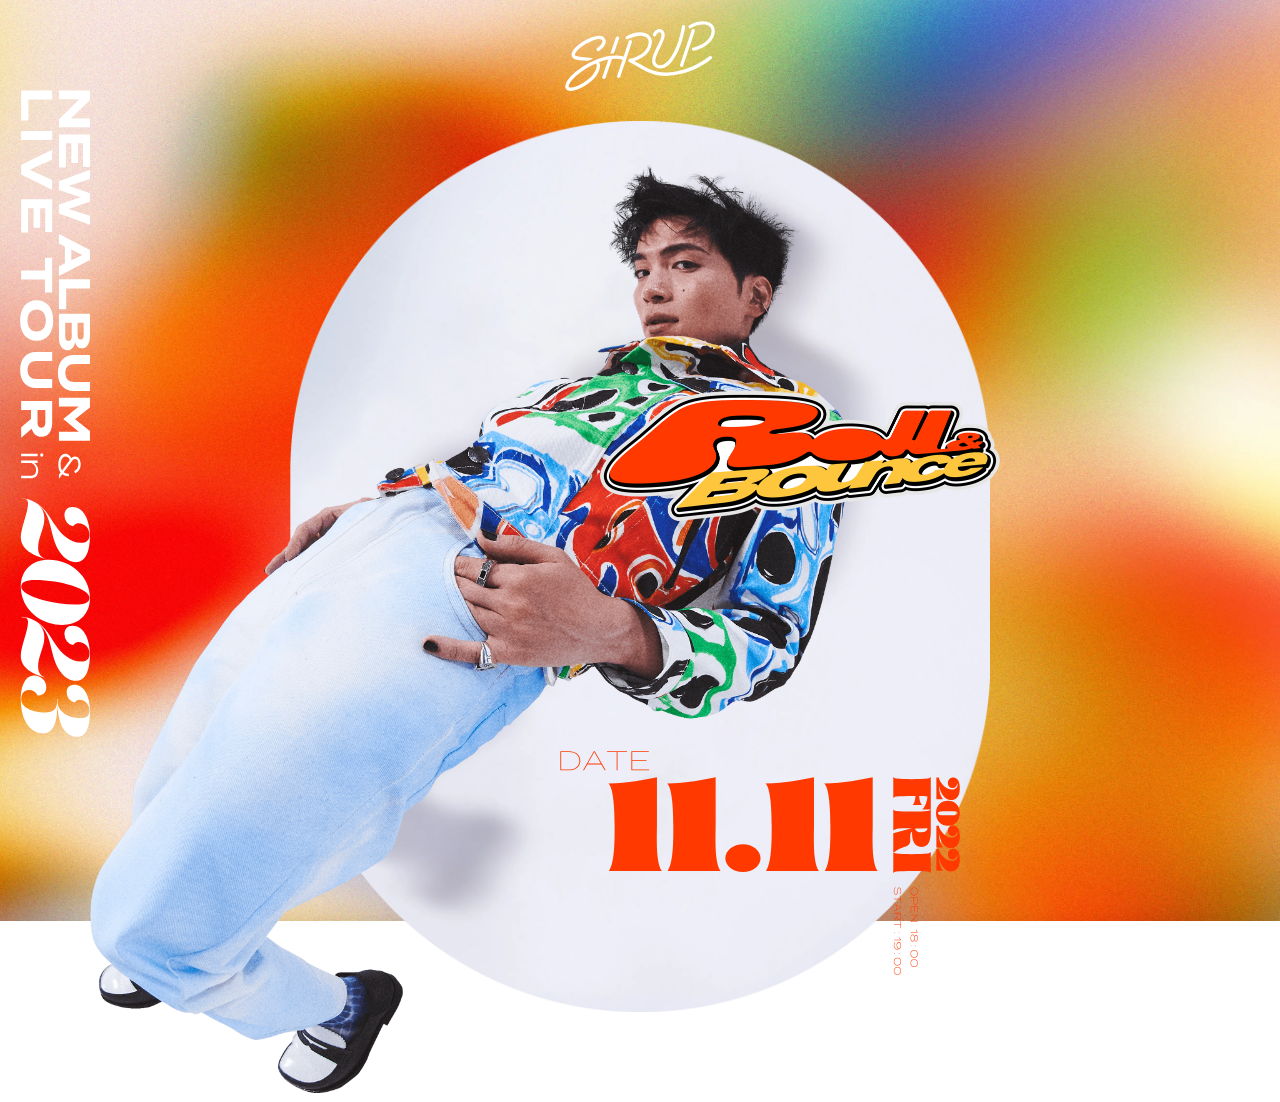
<file: chapter4/index.html>
<!DOCTYPE html>
<html>
  <head>
    <meta charset="utf-8" />
    <meta http-equiv="X-UA-Compatible" content="IE=edge" />
    <meta name="viewport" content="width=device-width, initial-scale=1.0" />
    <title>Sirup</title>
    <link rel="stylesheet" href="./css/index.css" />
    <script src="./js/index.js" defer></script>
  </head>

  <body>
    <h1 class="title"><img src="./assets/images/content-logo.svg" alt=""/></h1>
    <div class="contWrap">
      <div class="shadow"><img src="./assets/images/content-panel-pc.webp" alt="" /></div>

      <div class="date"><img src="./assets/images/content-date-pc.svg" alt="" /></div>

      <div class="human"><img src="./assets/images/content-artist.png" alt="" /></div>
      
      <div class="textImg"><img src="./assets/images/content-rollbounce.png" alt="" /></div>
    </div>
    <div class="subTitle">
      <img src="./assets/images/download.svg" alt="" />
    </div>
  </body>
</html>
</file>
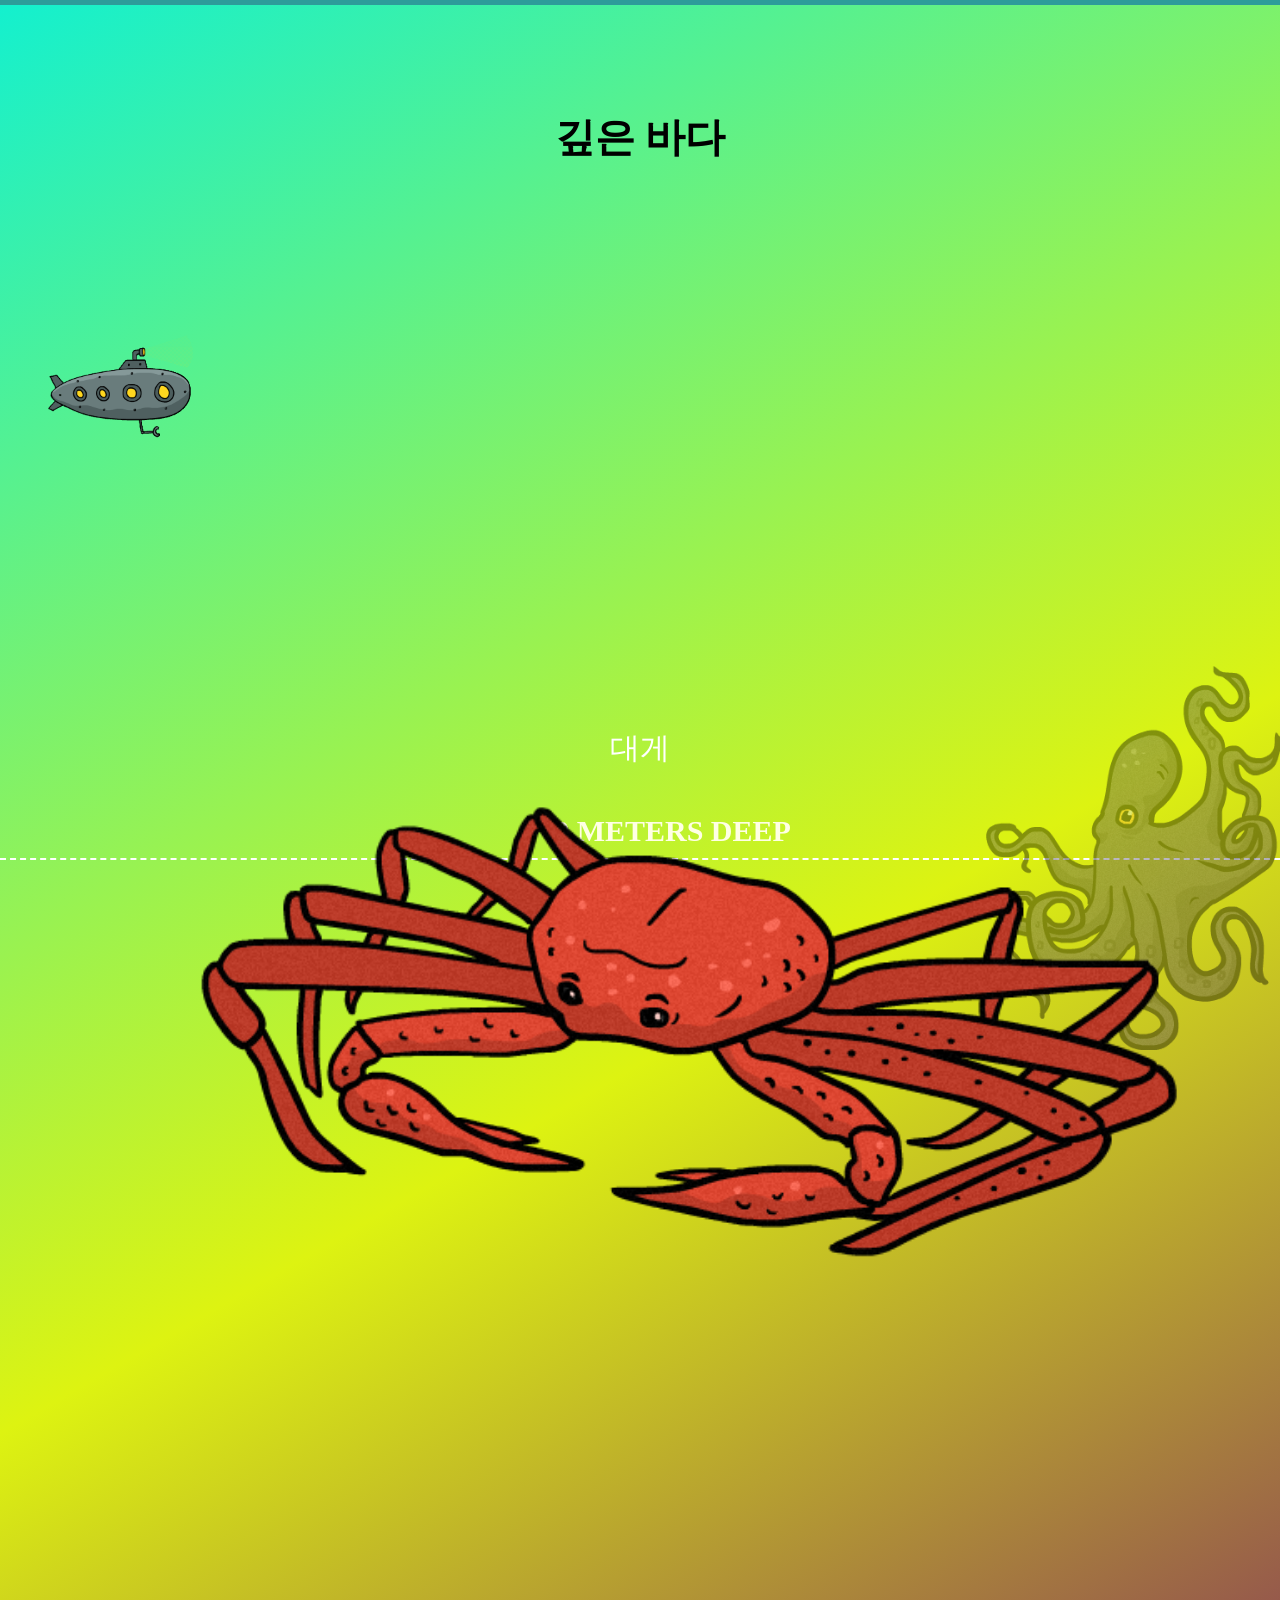
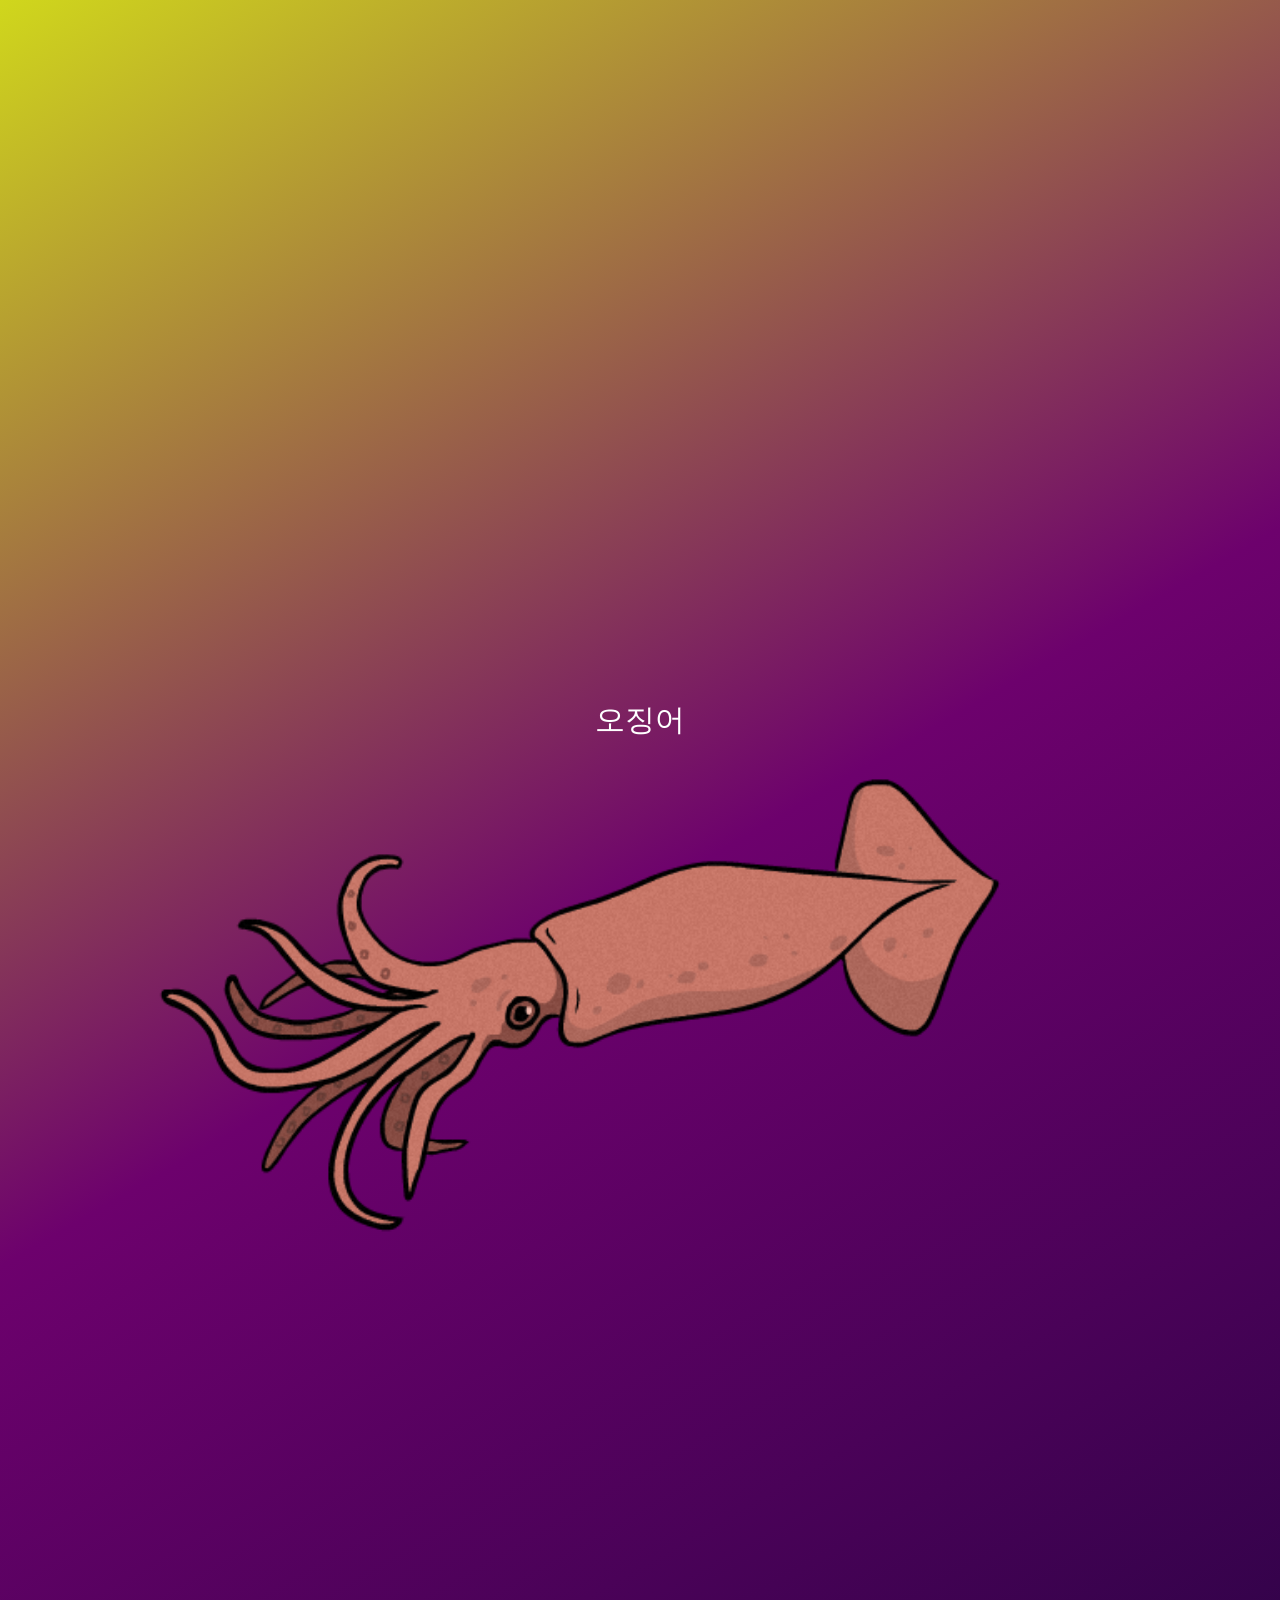
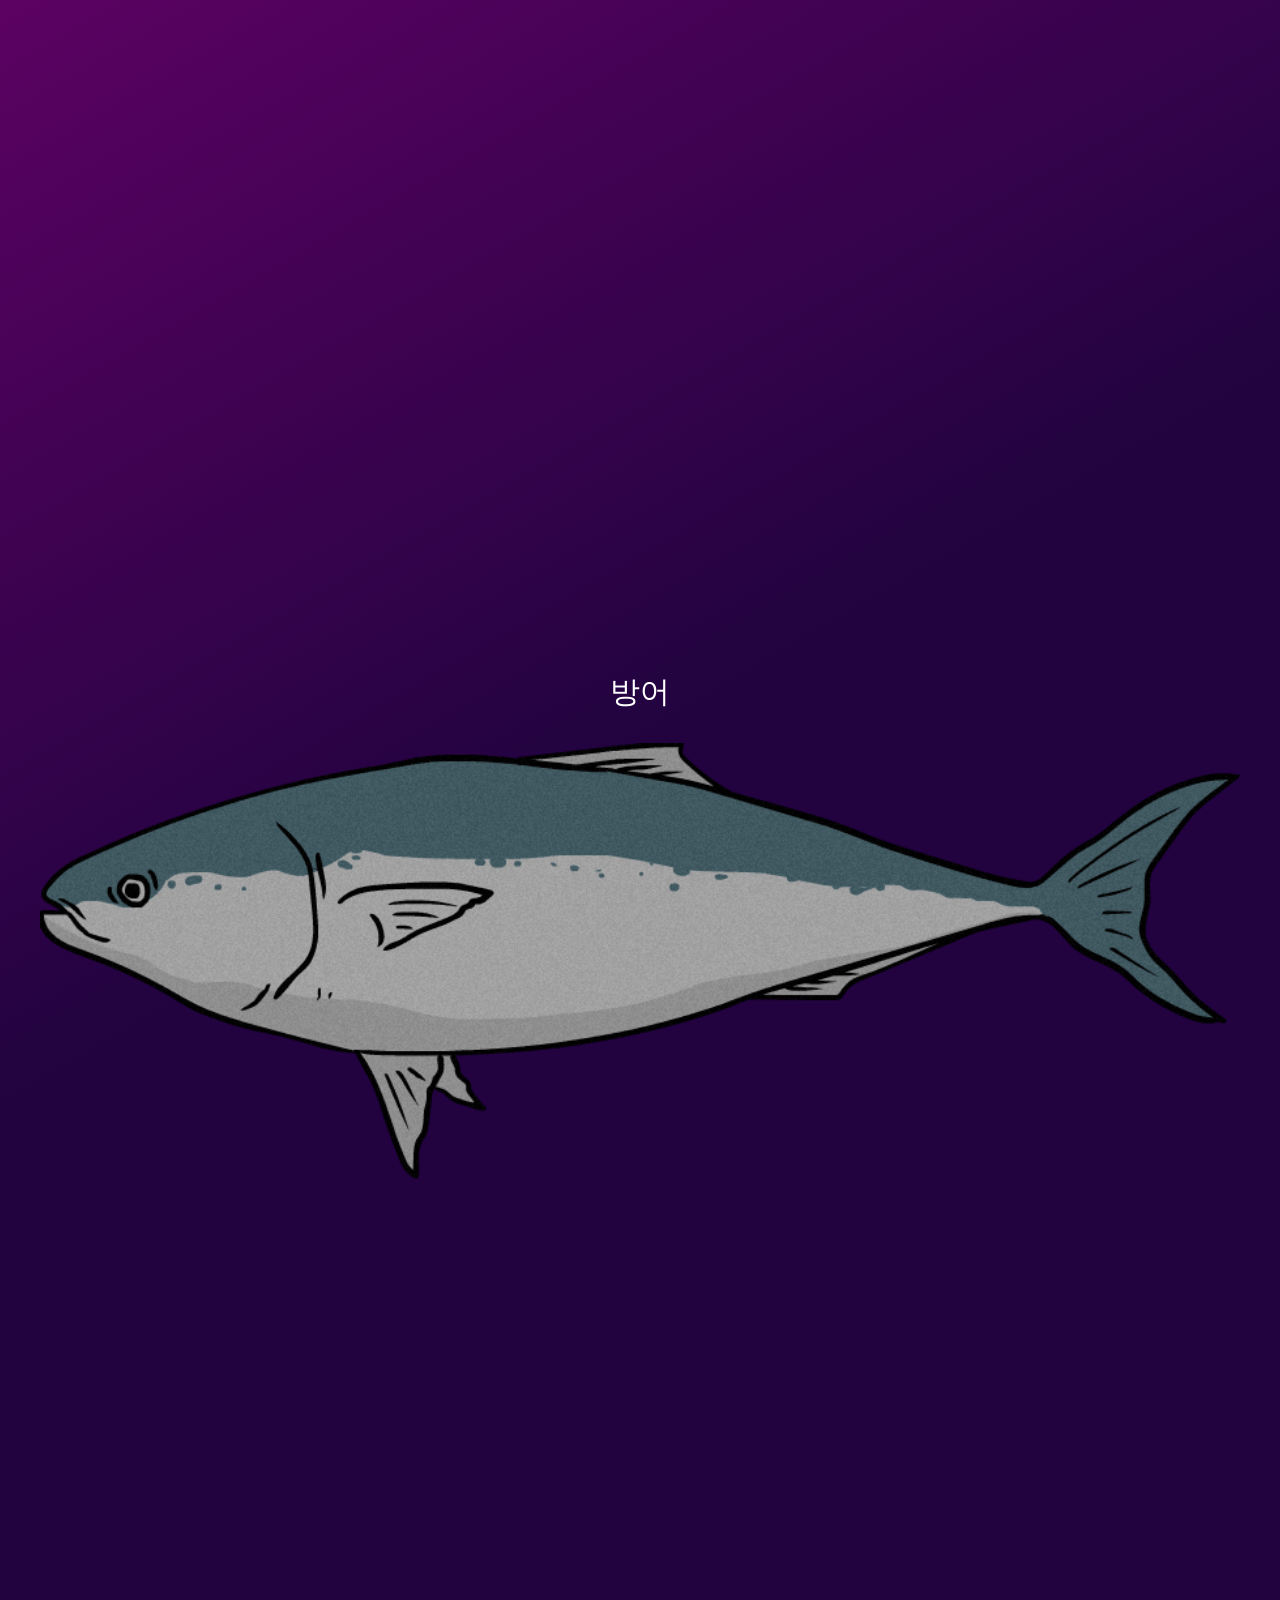
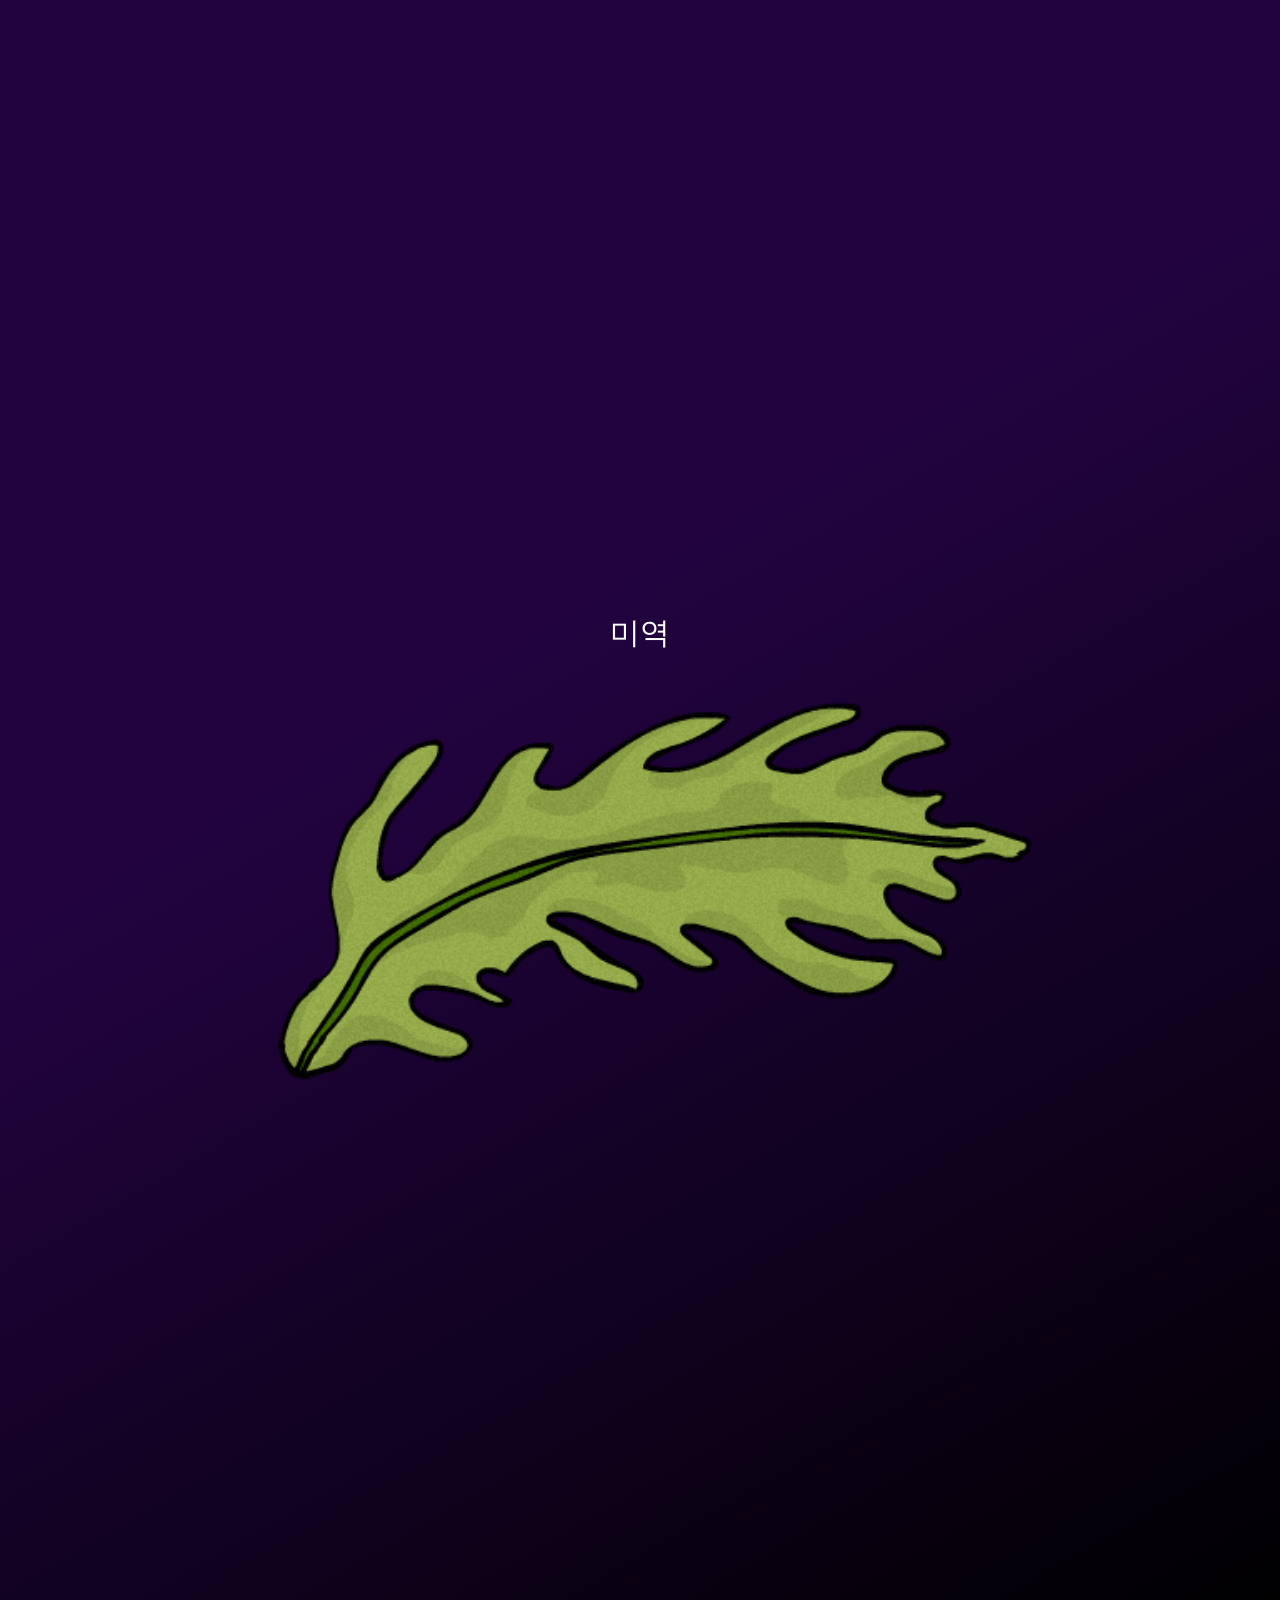
<file: chapter5/index.html>
<!DOCTYPE html>
<html>
  <head>
    <meta charset="utf-8" />
    <meta http-equiv="X-UA-Compatible" content="IE=edge" />
    <meta name="viewport" content="width=device-width, initial-scale=1.0" />
    <title>Scroll Event</title>
    <link rel="stylesheet" href="./css/index.css" />
    <script src="./js/index.js" defer></script>
  </head>

  <body>
    <div class="progressWrap">
      <div class="bar"></div>
    </div>
    
    <img src="./assets/images/submarine.gif" class="submarine" alt="잠수함" />
    <div class="innerWrap">
      <h2 class="title">깊은 바다</h2>
      <div class="textWrap">
        <p>대게</p>
        <img src="./assets/images/crab.png" alt="대게" />
      </div>
      
      <div class="textWrap">
        <p>오징어</p>
        <img src="./assets/images/cuttle.png" alt="오징어" />
      </div>
      
      <div class="textWrap">
        <p>방어</p>
        <img src="./assets/images/fish_01.png" alt="방어" />
      </div>
      
      <div class="textWrap">
        <p>미역</p>
        <img src="./assets/images/seaweed.png" alt="미역" />
      </div>
    </div>
    <img src="./assets/images/octo.png" class="octopus" alt="문어" />

    <div class="deptWrap"><span>0</span> METERS DEEP</div>
  </body>
</html>
</file>
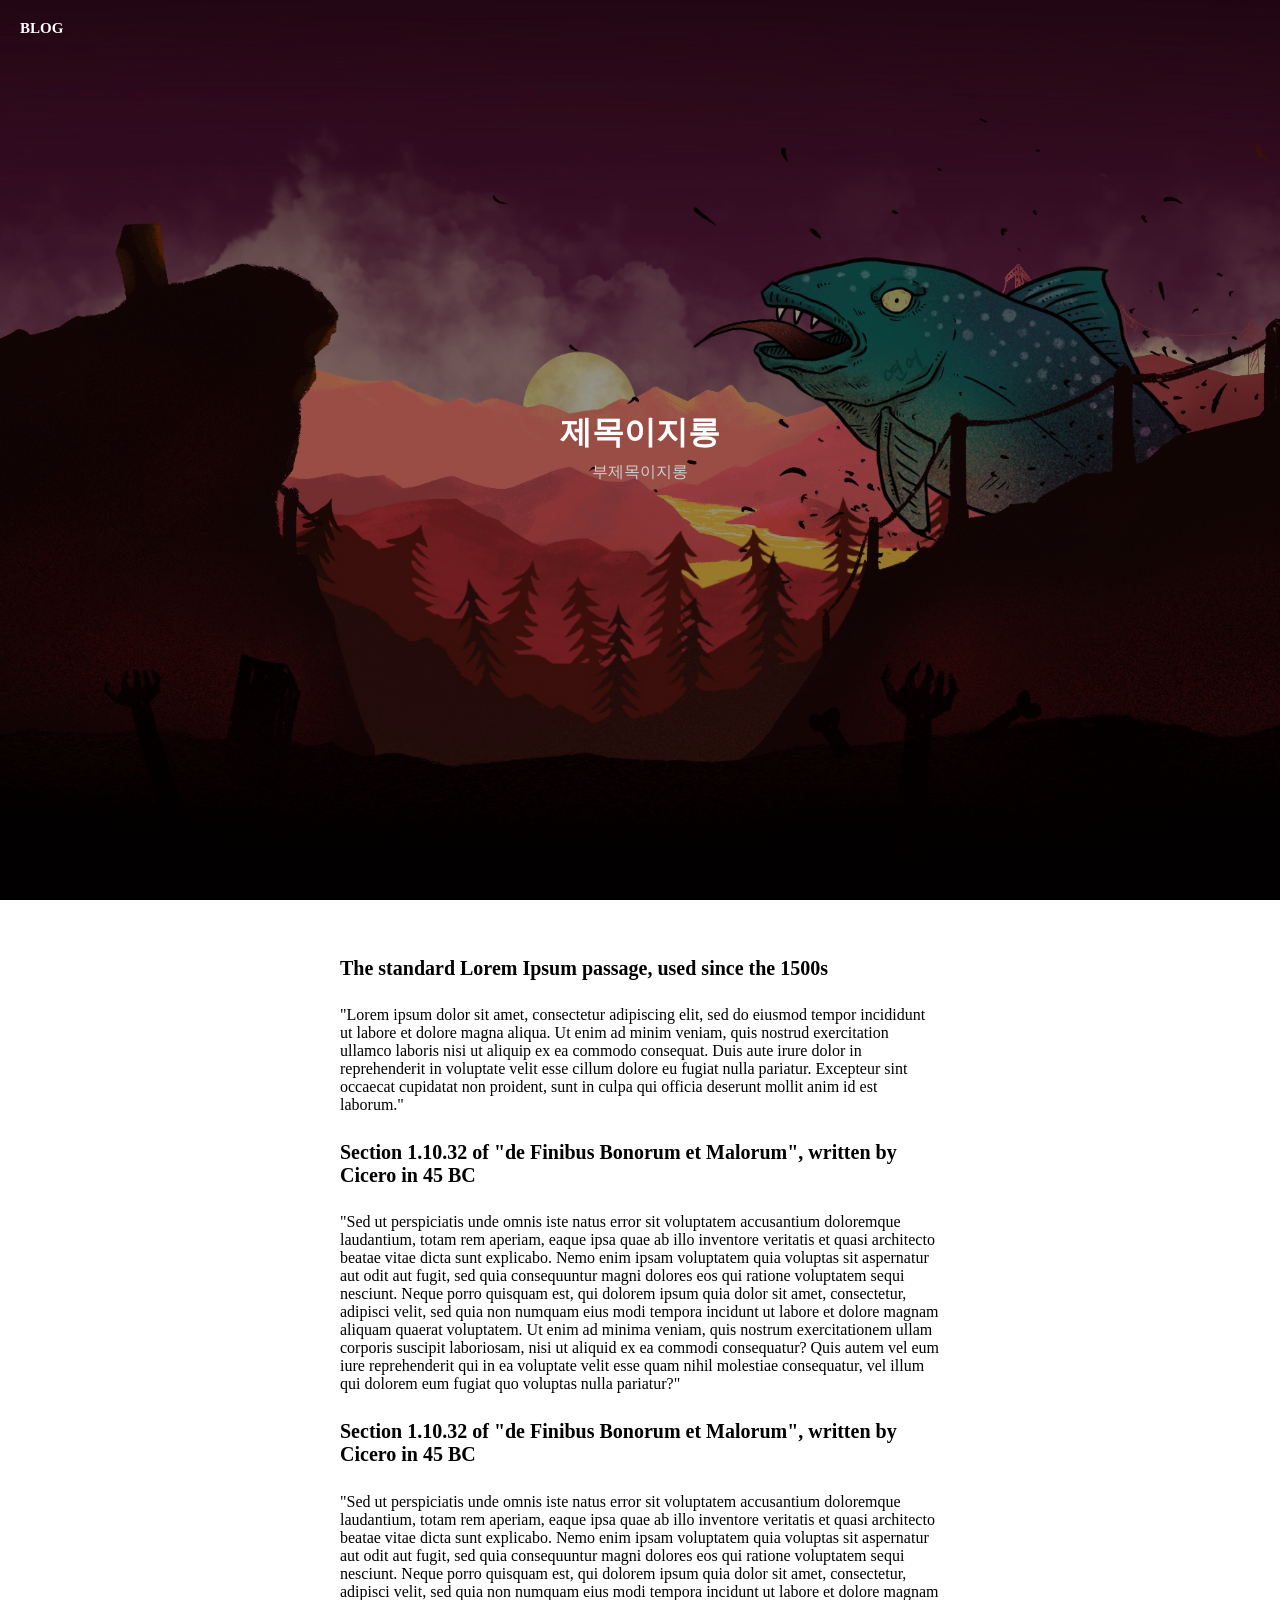
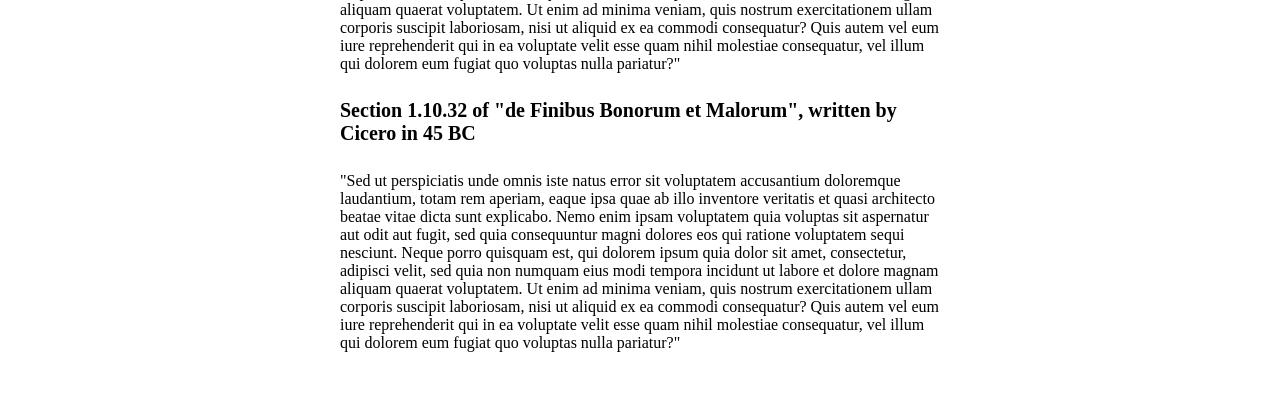
<file: chapter6/index.html>
<!DOCTYPE html>
<html lang="en">
  <head>
    <meta charset="UTF-8" />
    <meta http-equiv="X-UA-Compatible" content="IE=edge" />
    <meta name="viewport" content="width=device-width, initial-scale=1.0" />
    <title>Blog</title>
    <link rel="stylesheet" href="./css/index.css" />
    <script src="./js/index.js" defer></script>
  </head>
  <body>
    <header class="">
      <div class="headerWrap">
        <h1>BLOG</h1>
      </div>
      <div class="progressWrap">
        <div class="bar"></div>
      </div>
    </header>
    <div class="coverWrap">
      <div class="dimd"></div>
      <div class="coverTitle">
        <h1>제목이지롱</h1>
        <p>부제목이지롱</p>
      </div>
    </div>
    <div class="contWrap">
      <div class="contentInnerWrap">
        <h4>The standard Lorem Ipsum passage, used since the 1500s</h4>
        <p>
            "Lorem ipsum dolor sit amet, consectetur adipiscing elit,
            sed do eiusmod tempor incididunt ut labore et dolore magna
            aliqua. Ut enim ad minim veniam, quis nostrud exercitation
            ullamco laboris nisi ut aliquip ex ea commodo consequat.
            Duis aute irure dolor in reprehenderit in voluptate velit
            esse cillum dolore eu fugiat nulla pariatur. Excepteur sint
            occaecat cupidatat non proident, sunt in culpa qui officia
            deserunt mollit anim id est laborum."
        </p>
        <h4>
            Section 1.10.32 of "de Finibus Bonorum et Malorum", written
            by Cicero in 45 BC
        </h4>
        <p>
            "Sed ut perspiciatis unde omnis iste natus error sit
            voluptatem accusantium doloremque laudantium, totam rem
            aperiam, eaque ipsa quae ab illo inventore veritatis et
            quasi architecto beatae vitae dicta sunt explicabo. Nemo
            enim ipsam voluptatem quia voluptas sit aspernatur aut odit
            aut fugit, sed quia consequuntur magni dolores eos qui
            ratione voluptatem sequi nesciunt. Neque porro quisquam est,
            qui dolorem ipsum quia dolor sit amet, consectetur, adipisci
            velit, sed quia non numquam eius modi tempora incidunt ut
            labore et dolore magnam aliquam quaerat voluptatem. Ut enim
            ad minima veniam, quis nostrum exercitationem ullam corporis
            suscipit laboriosam, nisi ut aliquid ex ea commodi
            consequatur? Quis autem vel eum iure reprehenderit qui in ea
            voluptate velit esse quam nihil molestiae consequatur, vel
            illum qui dolorem eum fugiat quo voluptas nulla pariatur?"
        </p>
        <h4>
            Section 1.10.32 of "de Finibus Bonorum et Malorum", written
            by Cicero in 45 BC
        </h4>
        <p>
            "Sed ut perspiciatis unde omnis iste natus error sit
            voluptatem accusantium doloremque laudantium, totam rem
            aperiam, eaque ipsa quae ab illo inventore veritatis et
            quasi architecto beatae vitae dicta sunt explicabo. Nemo
            enim ipsam voluptatem quia voluptas sit aspernatur aut odit
            aut fugit, sed quia consequuntur magni dolores eos qui
            ratione voluptatem sequi nesciunt. Neque porro quisquam est,
            qui dolorem ipsum quia dolor sit amet, consectetur, adipisci
            velit, sed quia non numquam eius modi tempora incidunt ut
            labore et dolore magnam aliquam quaerat voluptatem. Ut enim
            ad minima veniam, quis nostrum exercitationem ullam corporis
            suscipit laboriosam, nisi ut aliquid ex ea commodi
            consequatur? Quis autem vel eum iure reprehenderit qui in ea
            voluptate velit esse quam nihil molestiae consequatur, vel
            illum qui dolorem eum fugiat quo voluptas nulla pariatur?"
        </p>
        <h4>
            Section 1.10.32 of "de Finibus Bonorum et Malorum", written
            by Cicero in 45 BC
        </h4>
        <p>
            "Sed ut perspiciatis unde omnis iste natus error sit
            voluptatem accusantium doloremque laudantium, totam rem
            aperiam, eaque ipsa quae ab illo inventore veritatis et
            quasi architecto beatae vitae dicta sunt explicabo. Nemo
            enim ipsam voluptatem quia voluptas sit aspernatur aut odit
            aut fugit, sed quia consequuntur magni dolores eos qui
            ratione voluptatem sequi nesciunt. Neque porro quisquam est,
            qui dolorem ipsum quia dolor sit amet, consectetur, adipisci
            velit, sed quia non numquam eius modi tempora incidunt ut
            labore et dolore magnam aliquam quaerat voluptatem. Ut enim
            ad minima veniam, quis nostrum exercitationem ullam corporis
            suscipit laboriosam, nisi ut aliquid ex ea commodi
            consequatur? Quis autem vel eum iure reprehenderit qui in ea
            voluptate velit esse quam nihil molestiae consequatur, vel
            illum qui dolorem eum fugiat quo voluptas nulla pariatur?"
        </p>
      </div>
    </div>
  </body>
</html>
</file>
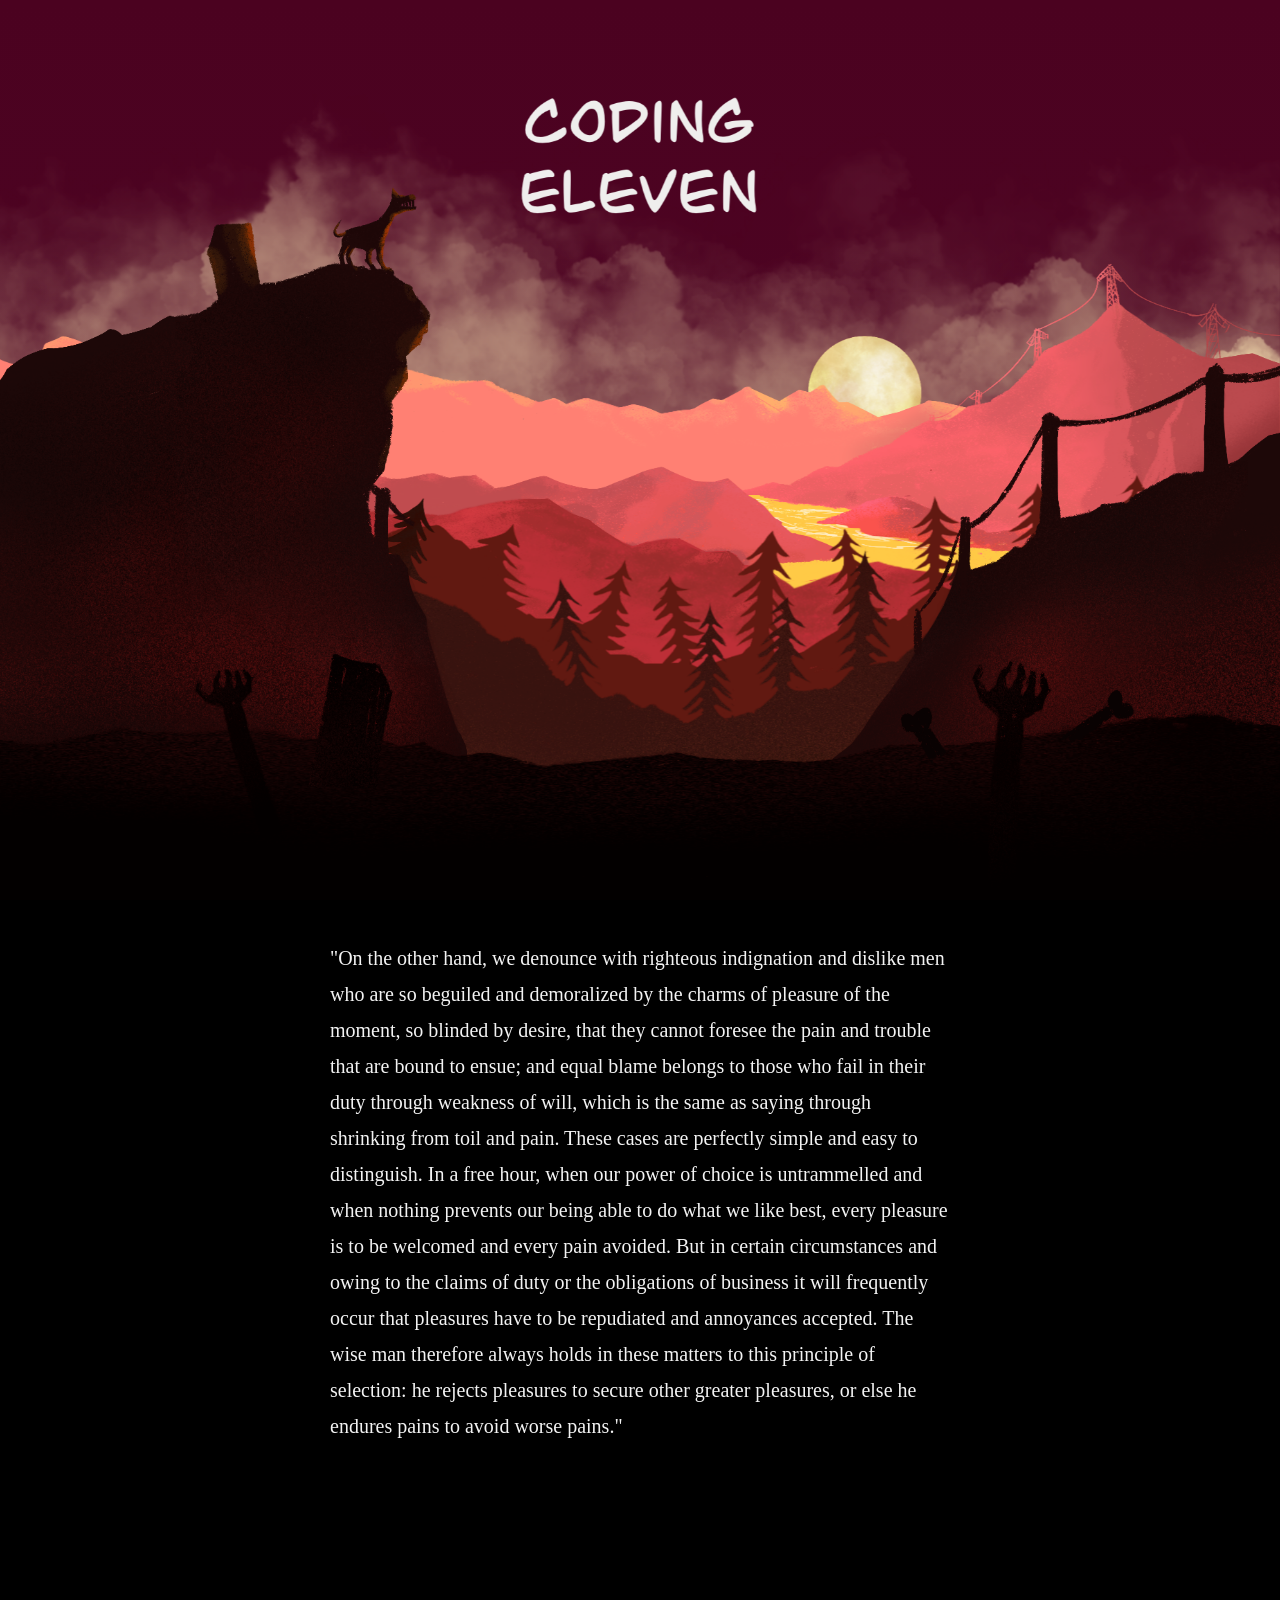
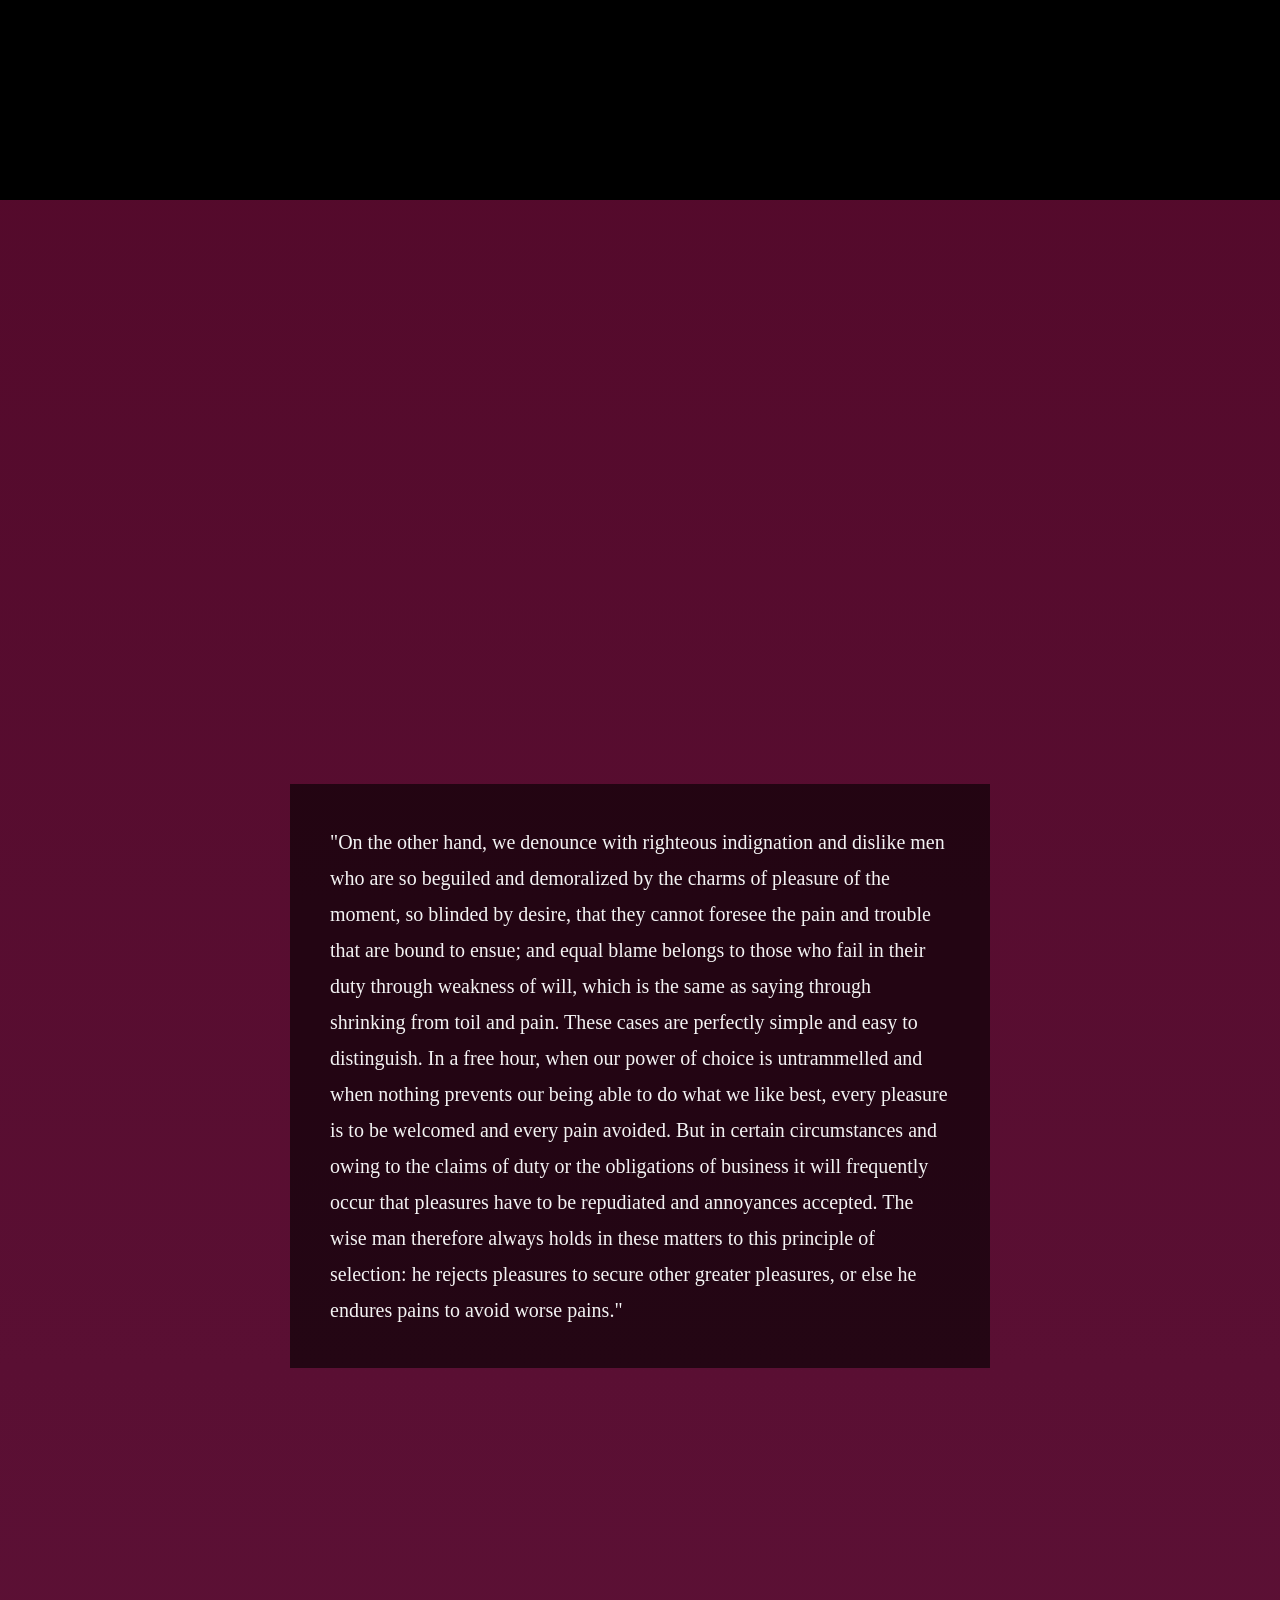
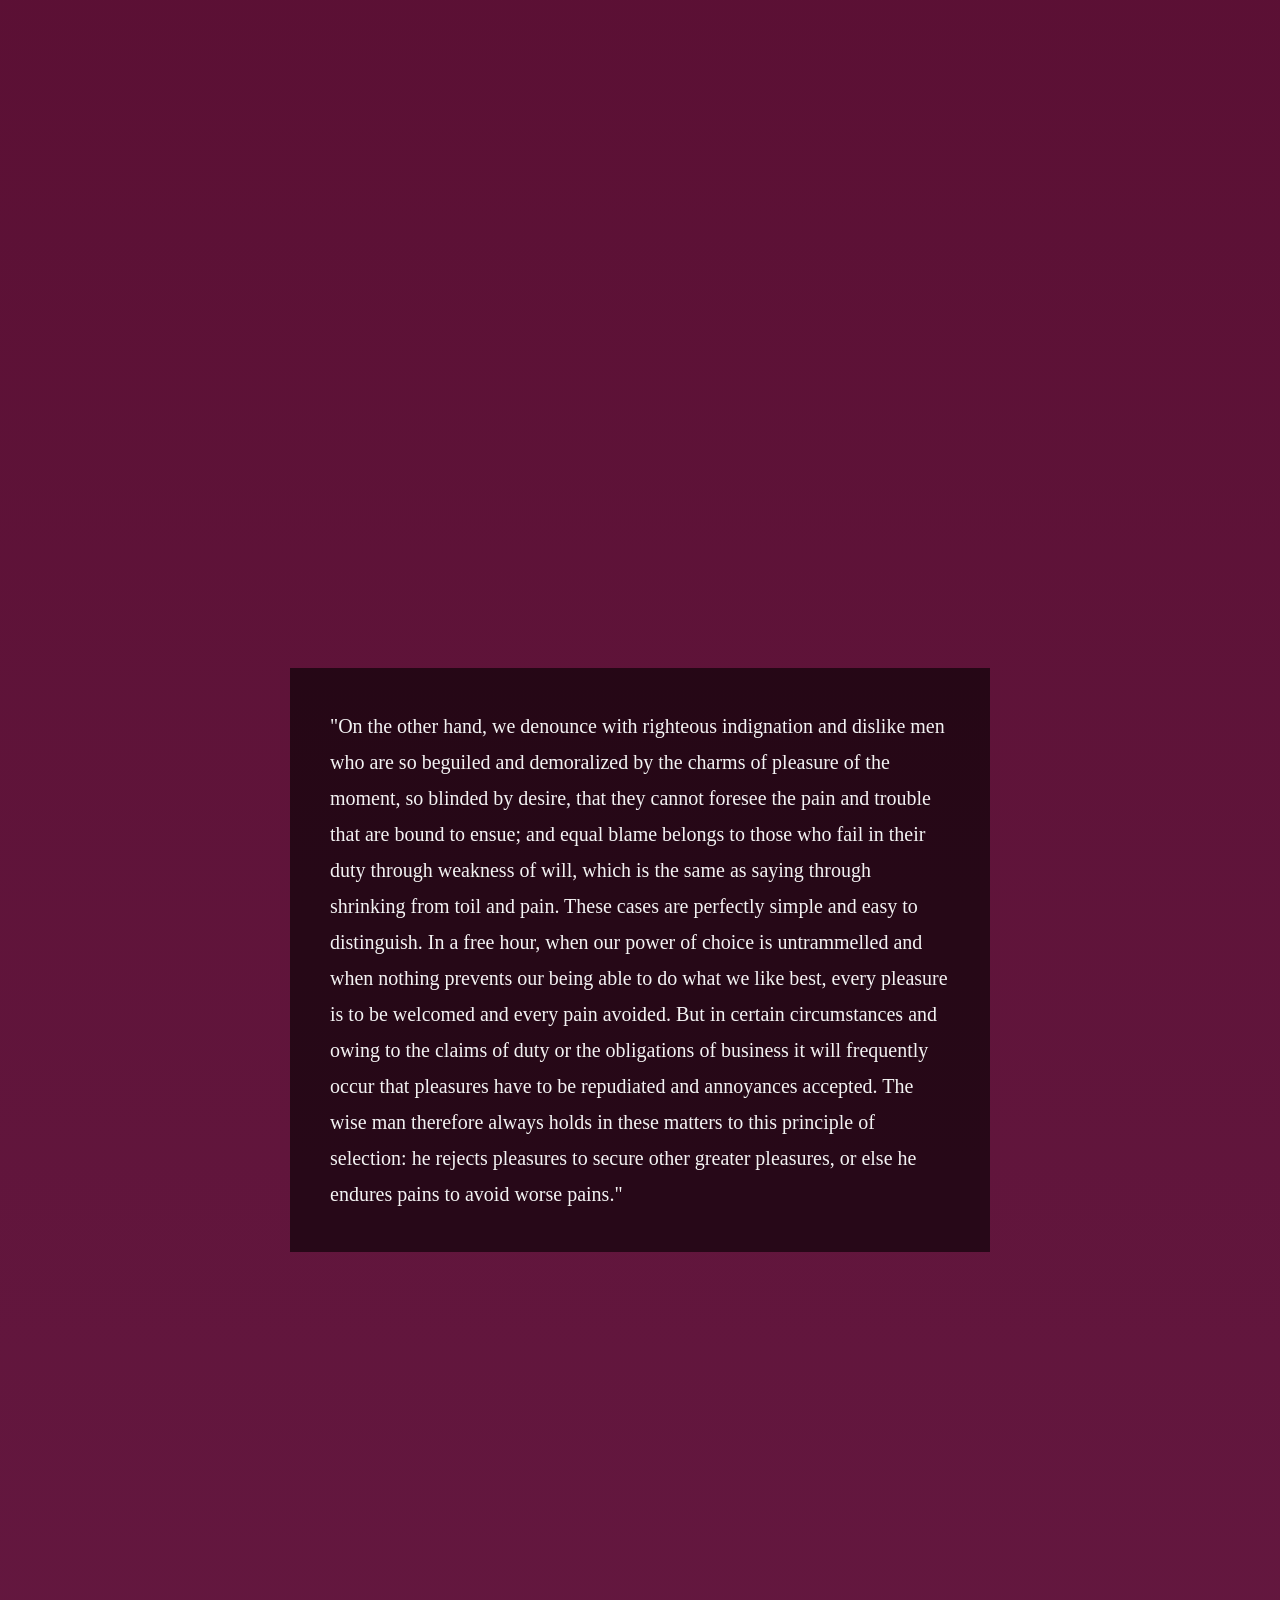
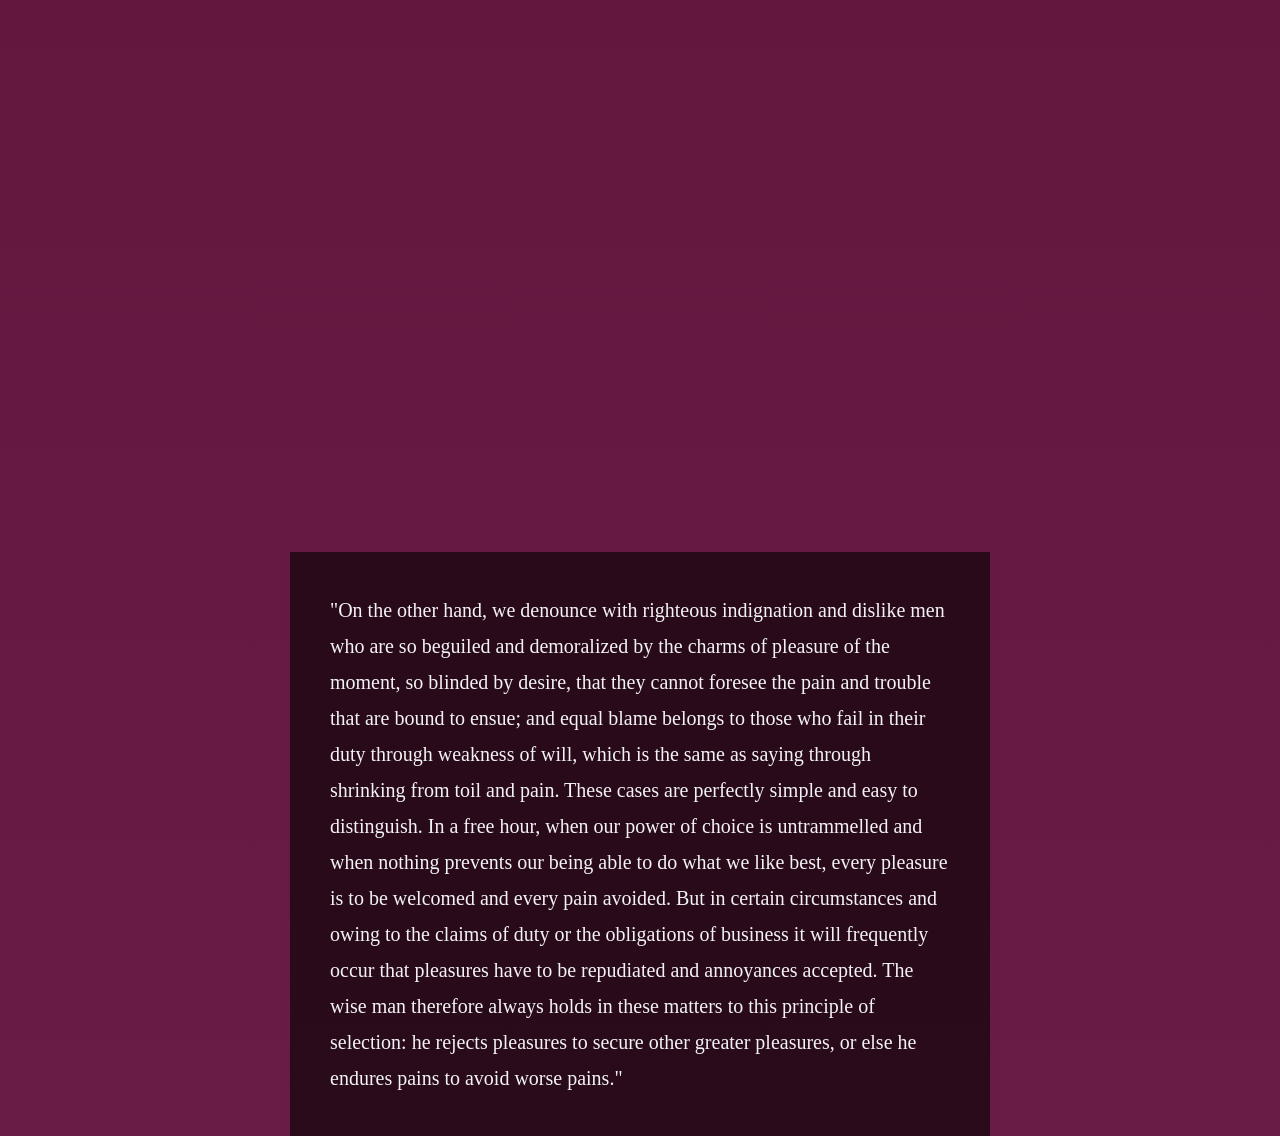
<file: chapter8/index.html>
<!DOCTYPE html>
<html lang="en">
  <head>
    <meta charset="UTF-8" />
    <meta http-equiv="X-UA-Compatible" content="IE=edge" />
    <meta name="viewport" content="width=device-width, initial-scale=1.0" />
    <title>페럴렉스 페이지 2</title>
    <link rel="stylesheet" type="text/css" href="./css/reset.css" />
    <link rel="stylesheet" type="text/css" href="./css/interactive.css" />
    <script type="text/javascript" src="./js/index.js" defer></script>
  </head>
  <body>
    <main>
      <section class="mainPage">
        <div class="imageWrap">
          <div class="parallaxImage"></div>
          <div class="parallaxImage"></div>
          <div class="parallaxImage"></div>
          <div class="parallaxImage"></div>
          <div class="parallaxImage"></div>
          <div class="parallaxImage"></div>
          <div class="parallaxImage"></div>
        </div>
        <div class="box"></div>
      </section>

      <section class="subPage">
        <div class="innerWrap">
          <div class="contWrap">
            <p>
              "On the other hand, we denounce with righteous
              indignation and dislike men who are so beguiled and
              demoralized by the charms of pleasure of the moment,
              so blinded by desire, that they cannot foresee the
              pain and trouble that are bound to ensue; and equal
              blame belongs to those who fail in their duty
              through weakness of will, which is the same as
              saying through shrinking from toil and pain. These
              cases are perfectly simple and easy to distinguish.
              In a free hour, when our power of choice is
              untrammelled and when nothing prevents our being
              able to do what we like best, every pleasure is to
              be welcomed and every pain avoided. But in certain
              circumstances and owing to the claims of duty or the
              obligations of business it will frequently occur
              that pleasures have to be repudiated and annoyances
              accepted. The wise man therefore always holds in
              these matters to this principle of selection: he
              rejects pleasures to secure other greater pleasures,
              or else he endures pains to avoid worse pains."
            </p>
          </div>
        </div>
      </section>

      <section class="subPage">
        <div class="innerWrap">
          <div class="contWrap">
            <p>
              "On the other hand, we denounce with righteous
              indignation and dislike men who are so beguiled and
              demoralized by the charms of pleasure of the moment,
              so blinded by desire, that they cannot foresee the
              pain and trouble that are bound to ensue; and equal
              blame belongs to those who fail in their duty
              through weakness of will, which is the same as
              saying through shrinking from toil and pain. These
              cases are perfectly simple and easy to distinguish.
              In a free hour, when our power of choice is
              untrammelled and when nothing prevents our being
              able to do what we like best, every pleasure is to
              be welcomed and every pain avoided. But in certain
              circumstances and owing to the claims of duty or the
              obligations of business it will frequently occur
              that pleasures have to be repudiated and annoyances
              accepted. The wise man therefore always holds in
              these matters to this principle of selection: he
              rejects pleasures to secure other greater pleasures,
              or else he endures pains to avoid worse pains."
            </p>
          </div>
        </div>
      </section>

      <section class="subPage">
        <div class="innerWrap">
          <div class="contWrap">
            <p>
              "On the other hand, we denounce with righteous
              indignation and dislike men who are so beguiled and
              demoralized by the charms of pleasure of the moment,
              so blinded by desire, that they cannot foresee the
              pain and trouble that are bound to ensue; and equal
              blame belongs to those who fail in their duty
              through weakness of will, which is the same as
              saying through shrinking from toil and pain. These
              cases are perfectly simple and easy to distinguish.
              In a free hour, when our power of choice is
              untrammelled and when nothing prevents our being
              able to do what we like best, every pleasure is to
              be welcomed and every pain avoided. But in certain
              circumstances and owing to the claims of duty or the
              obligations of business it will frequently occur
              that pleasures have to be repudiated and annoyances
              accepted. The wise man therefore always holds in
              these matters to this principle of selection: he
              rejects pleasures to secure other greater pleasures,
              or else he endures pains to avoid worse pains."
            </p>
          </div>
        </div>
      </section>

      <section class="subPage">
        <div class="innerWrap">
          <div class="contWrap">
            <p>
              "On the other hand, we denounce with righteous
              indignation and dislike men who are so beguiled and
              demoralized by the charms of pleasure of the moment,
              so blinded by desire, that they cannot foresee the
              pain and trouble that are bound to ensue; and equal
              blame belongs to those who fail in their duty
              through weakness of will, which is the same as
              saying through shrinking from toil and pain. These
              cases are perfectly simple and easy to distinguish.
              In a free hour, when our power of choice is
              untrammelled and when nothing prevents our being
              able to do what we like best, every pleasure is to
              be welcomed and every pain avoided. But in certain
              circumstances and owing to the claims of duty or the
              obligations of business it will frequently occur
              that pleasures have to be repudiated and annoyances
              accepted. The wise man therefore always holds in
              these matters to this principle of selection: he
              rejects pleasures to secure other greater pleasures,
              or else he endures pains to avoid worse pains."
            </p>
          </div>
        </div>
      </section>
    </main>
  </body>
</html>
</file>
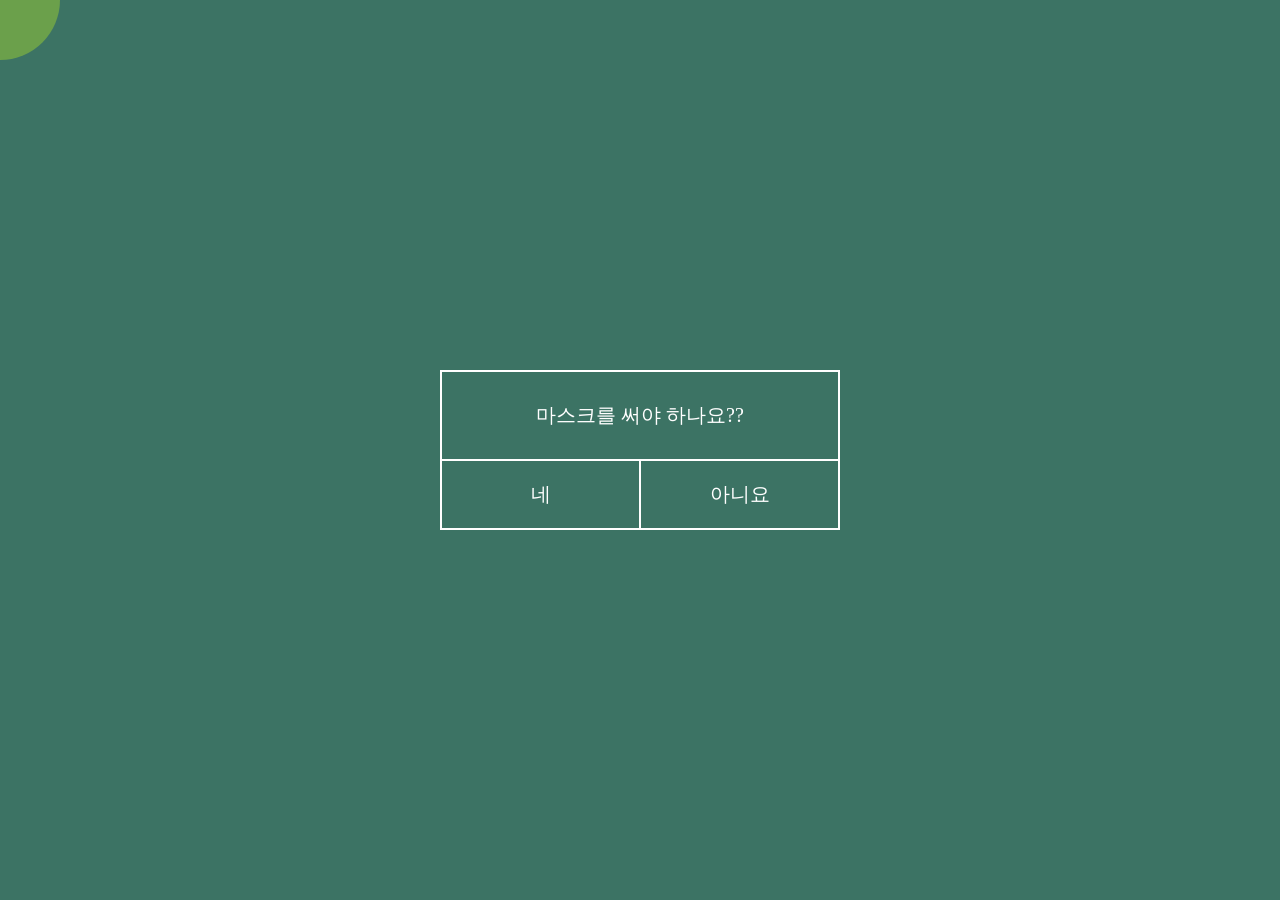
<file: collateral/코딩11_학습자료/03 mousemove/index.html>
<!DOCTYPE html>
<html lang="en">
    <head>
        <meta charset="UTF-8" />
        <meta http-equiv="X-UA-Compatible" content="IE=edge" />
        <meta name="viewport" content="width=device-width, initial-scale=1.0" />
        <title>Document</title>
        <style>
            body {
                background-color: #3c7364;
                overflow: hidden;
            }
            .gateBox {
                position: absolute;
                top: 50%;
                left: 50%;
                transform: translate(-50%, -50%);
                font-size: 20px;
                color: #fff;
                width: 400px;
            }
            .top {
                padding: 10px 30px;
                border: 2px solid #fff;
                text-align: center;
            }
            .bottom {
                /* padding: 20px; */
                border: 2px solid #fff;
                border-top: none;
                display: flex;
                justify-content: space-evenly;
            }
            .bottom a {
                color: #fff;
                padding: 20px 0;
                width: 50%;
                text-align: center;
                text-decoration: none;
                transition: all 0.2s ease-out;
            }
            a:hover {
                background-color: #fff;
                color: black;
            }

            .line {
                border: 1px solid #fff;
            }
            .cursorItem {
                position: absolute;
                top: 0px;
                left: 0px;
                z-index: 1000;
                pointer-events: none;
            }
            .circle {
                position: fixed;
                width: 120px;
                height: 120px;
                background-color: yellowgreen;
                border-radius: 50%;
                margin: -60px -60px;
                opacity: 0.5;
                transition: all 0.2s ease-in-out;
            }
        </style>
        <script>
            window.onload = () => {
                let x = 0,
                    y = 0;
                let targetX = 0,
                    targetY = 0;
                const speed = 0.09;
                const cursorItem = document.querySelector(".cursorItem");
                const circle = cursorItem.querySelector(".circle");

                const buttonAll = document.querySelectorAll("a");

                buttonAll.forEach((item) => {
                    item.addEventListener("mouseenter", () => {
                        circle.style.transform = "scale(.3)";
                    });
                    item.addEventListener("mouseleave", () => {
                        circle.style.transform = "scale(1)";
                    });
                });

                window.addEventListener("mousemove", (e) => {
                    x = e.pageX;
                    y = e.pageY;
                });

                const loop = () => {
                    targetX += (x - targetX) * speed;
                    targetY += (y - targetY) * speed;

                    cursorItem.style.transform = `translate(${targetX}px, ${targetY}px)`;

                    window.requestAnimationFrame(loop);
                };
                loop();
            };
        </script>
    </head>
    <body>
        <div class="cursorItem">
            <span class="circle"></span>
        </div>
        <div class="gateBox">
            <div class="top">
                <p>마스크를 써야 하나요??</p>
            </div>
            <div class="bottom">
                <a href="#yes">네</a>
                <span class="line"></span>
                <a href="#no">아니요</a>
            </div>
        </div>
    </body>
</html>
</file>
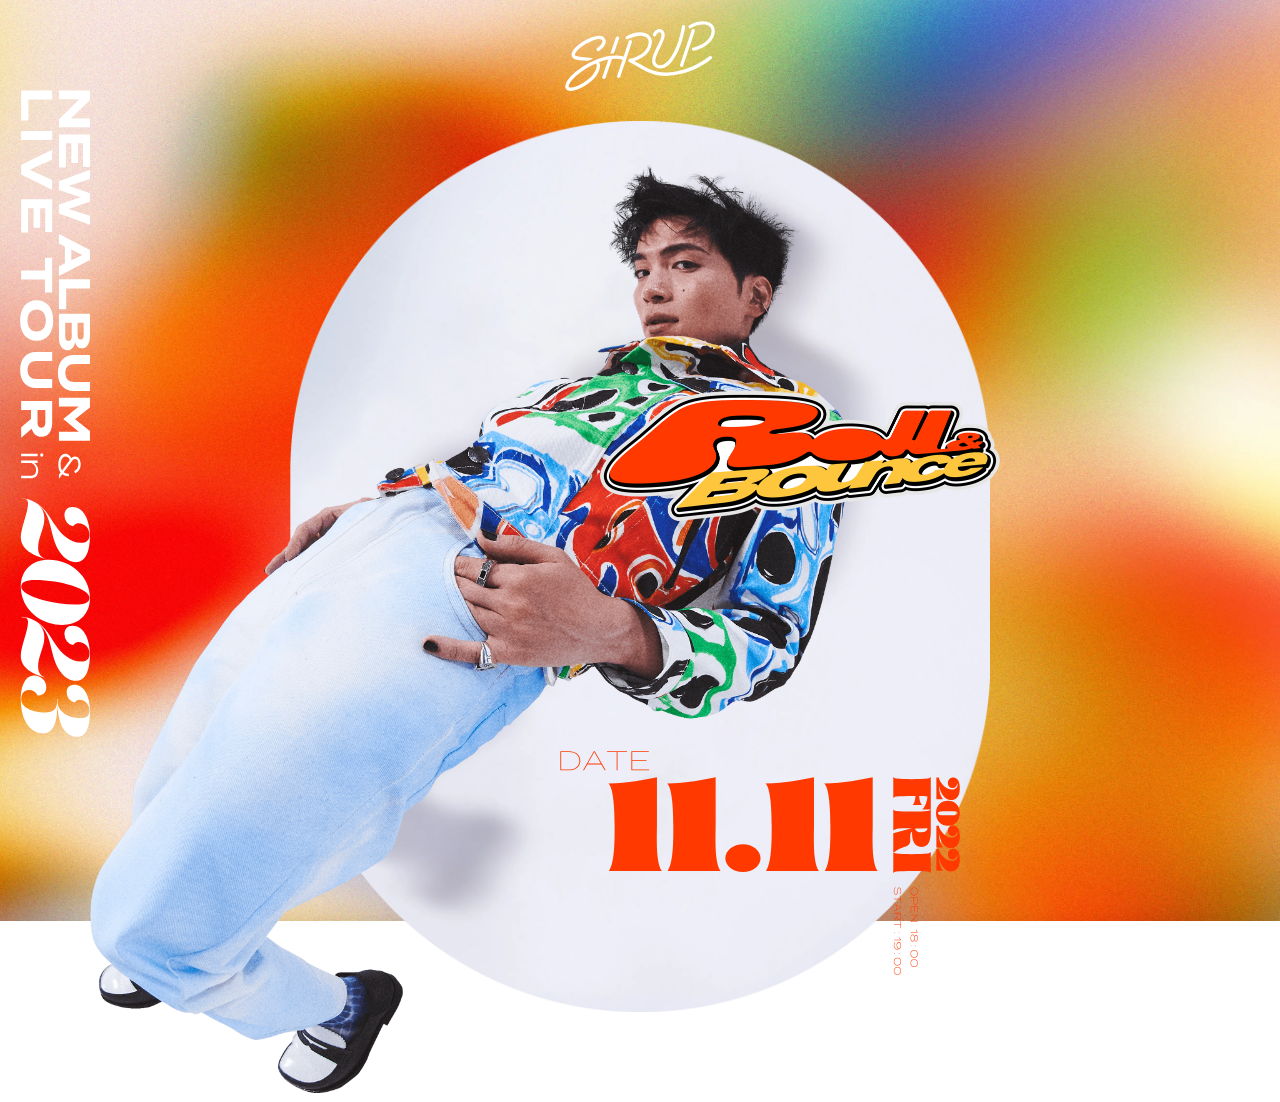
<file: collateral/코딩11_학습자료/04 sirup/index.html>
<!DOCTYPE html>
<html lang="en">
    <head>
        <meta charset="UTF-8" />
        <meta http-equiv="X-UA-Compatible" content="IE=edge" />
        <meta name="viewport" content="width=device-width, initial-scale=1.0" />
        <title>sirup</title>
        <link rel="stylesheet" href="./css/sirup.css"></link>
        <script src="./js/sirup.js" defer></script>
    </head>
    <body>
        <h1 class="title"><img src="./images/content-logo.svg" alt=""></h1>
        
        <div class="contWrap">
            <div class="shadow"><img src="./images/content-panel-pc.webp" alt=""></div>

            <div class="date"><img src="./images/content-date-pc.svg" alt=""></div>

            <div class="human"><img src="./images/content-artist.png" alt=""></div>

            <div class="textImg"><img src="./images/content-rollbounce.png" alt=""></div>

        </div>

        <div class="subTitle">
            <img src="./images/download.svg" alt="">
        </div>
    </body>
</html>
</file>
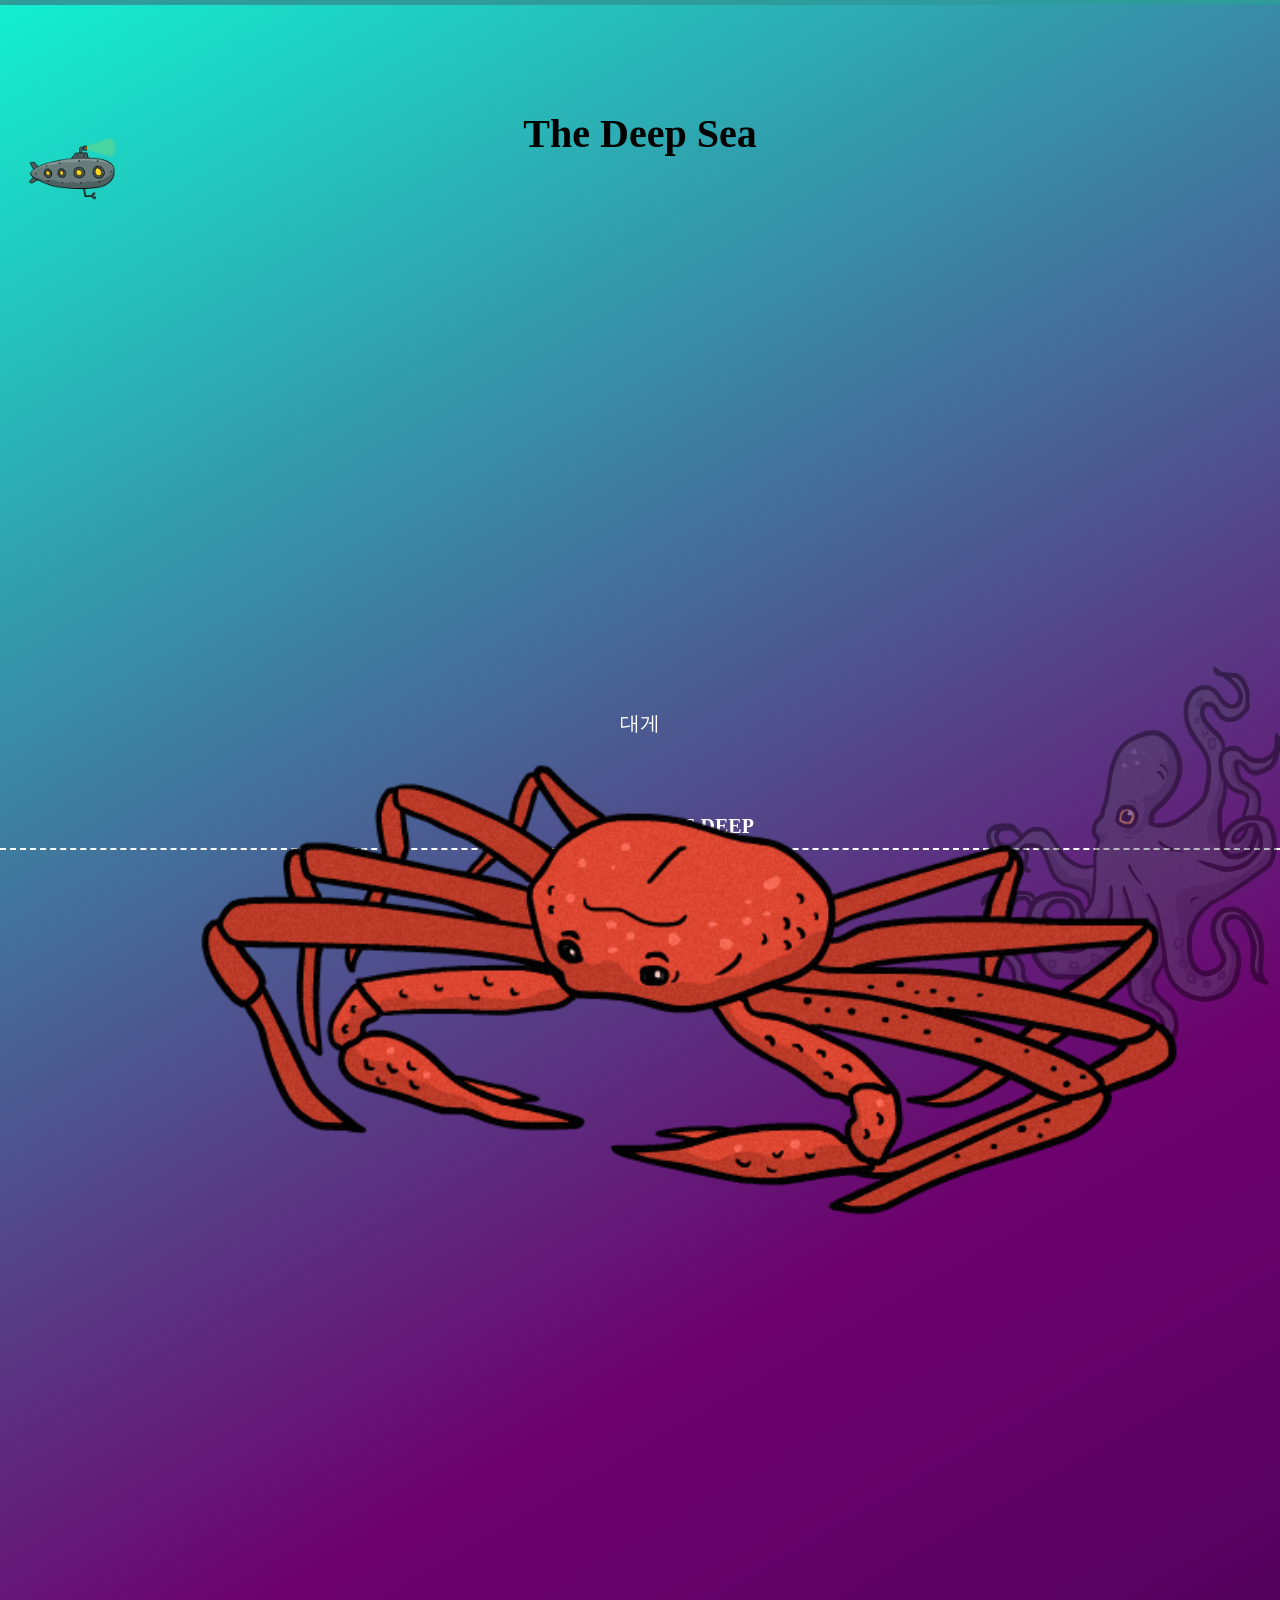
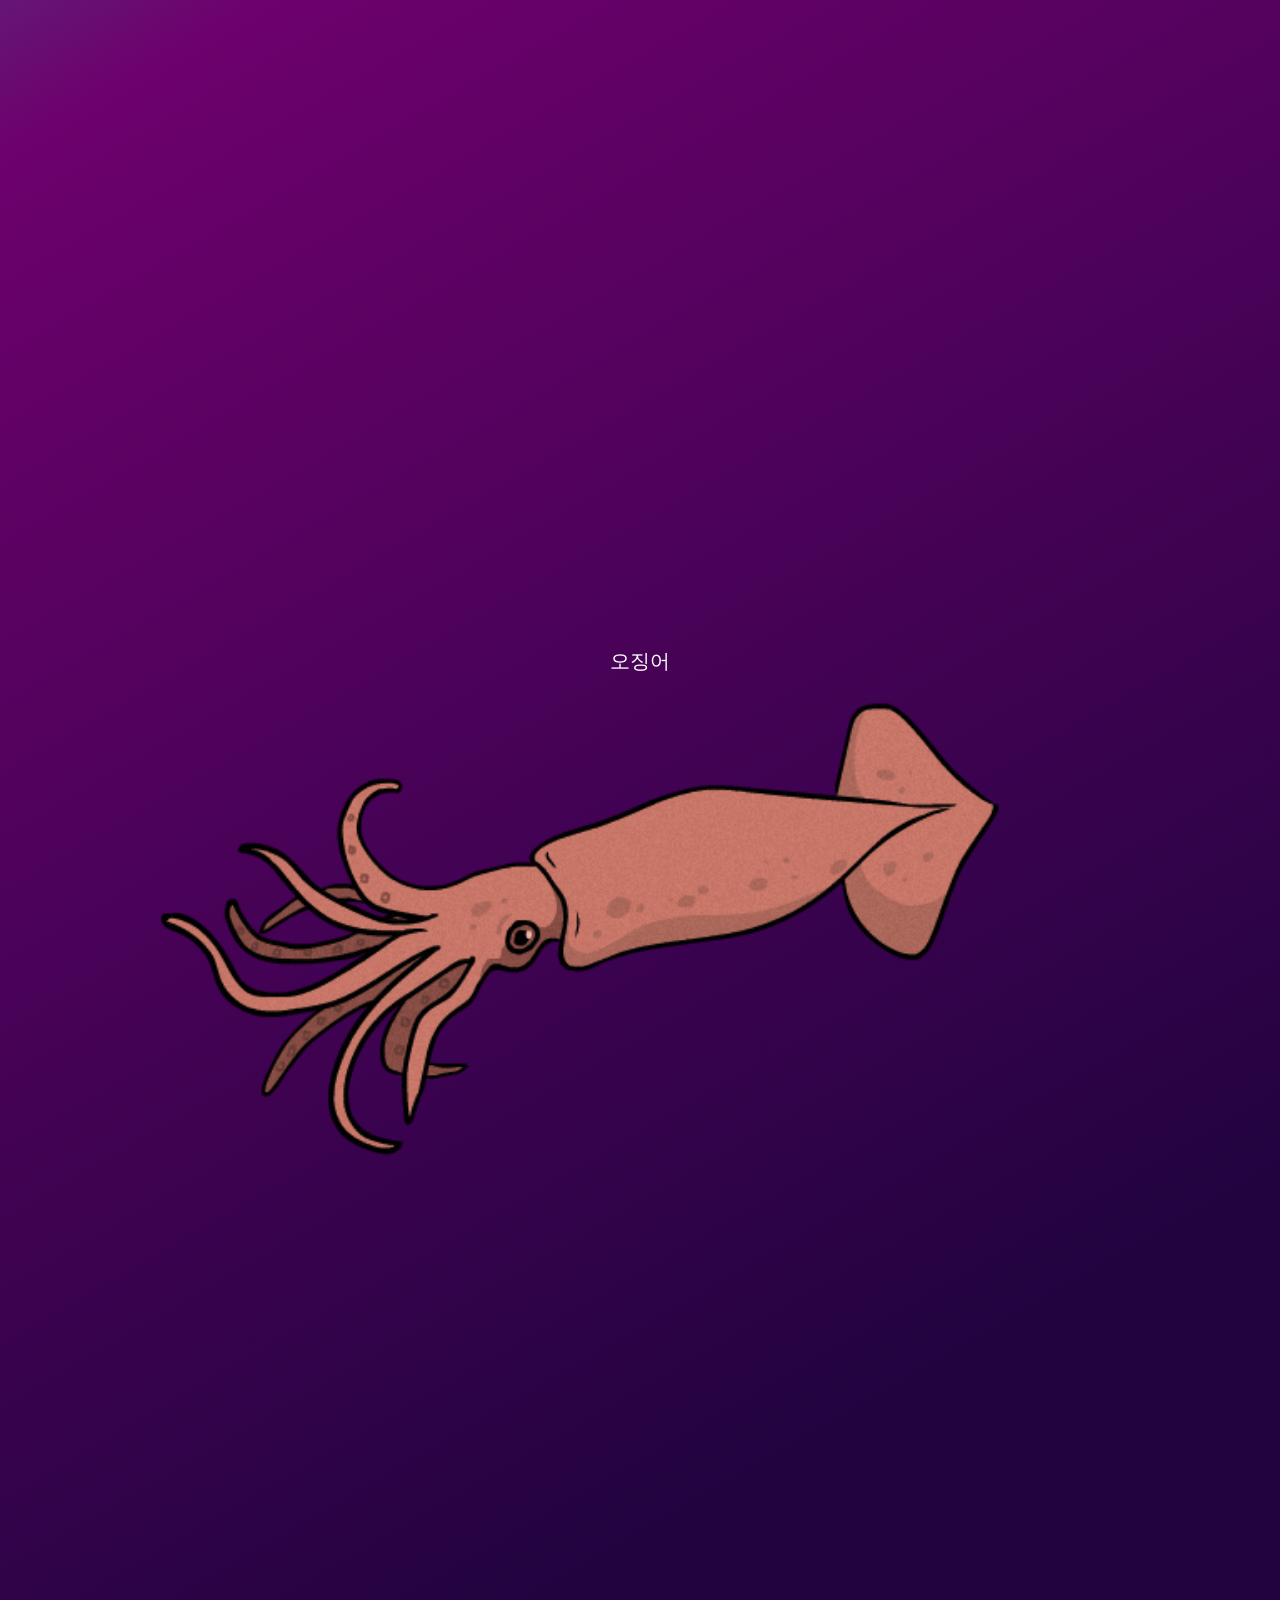
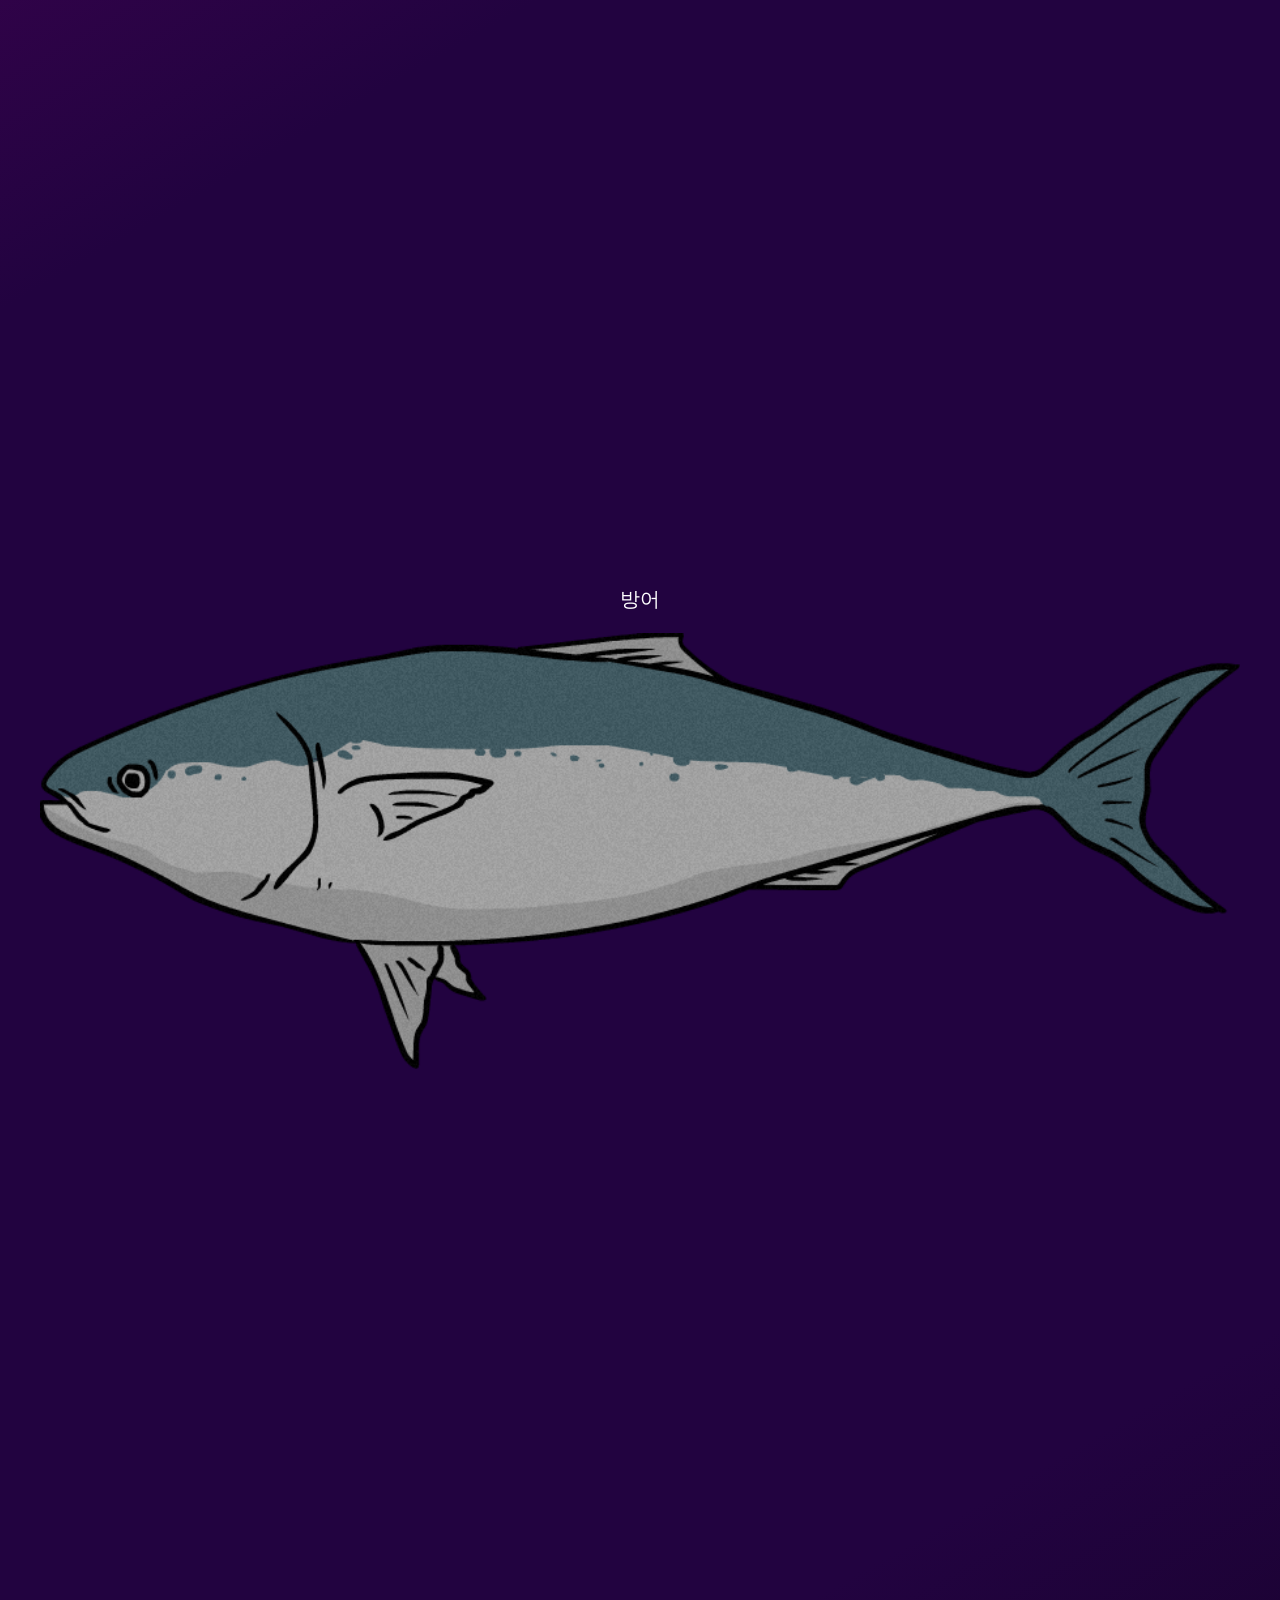
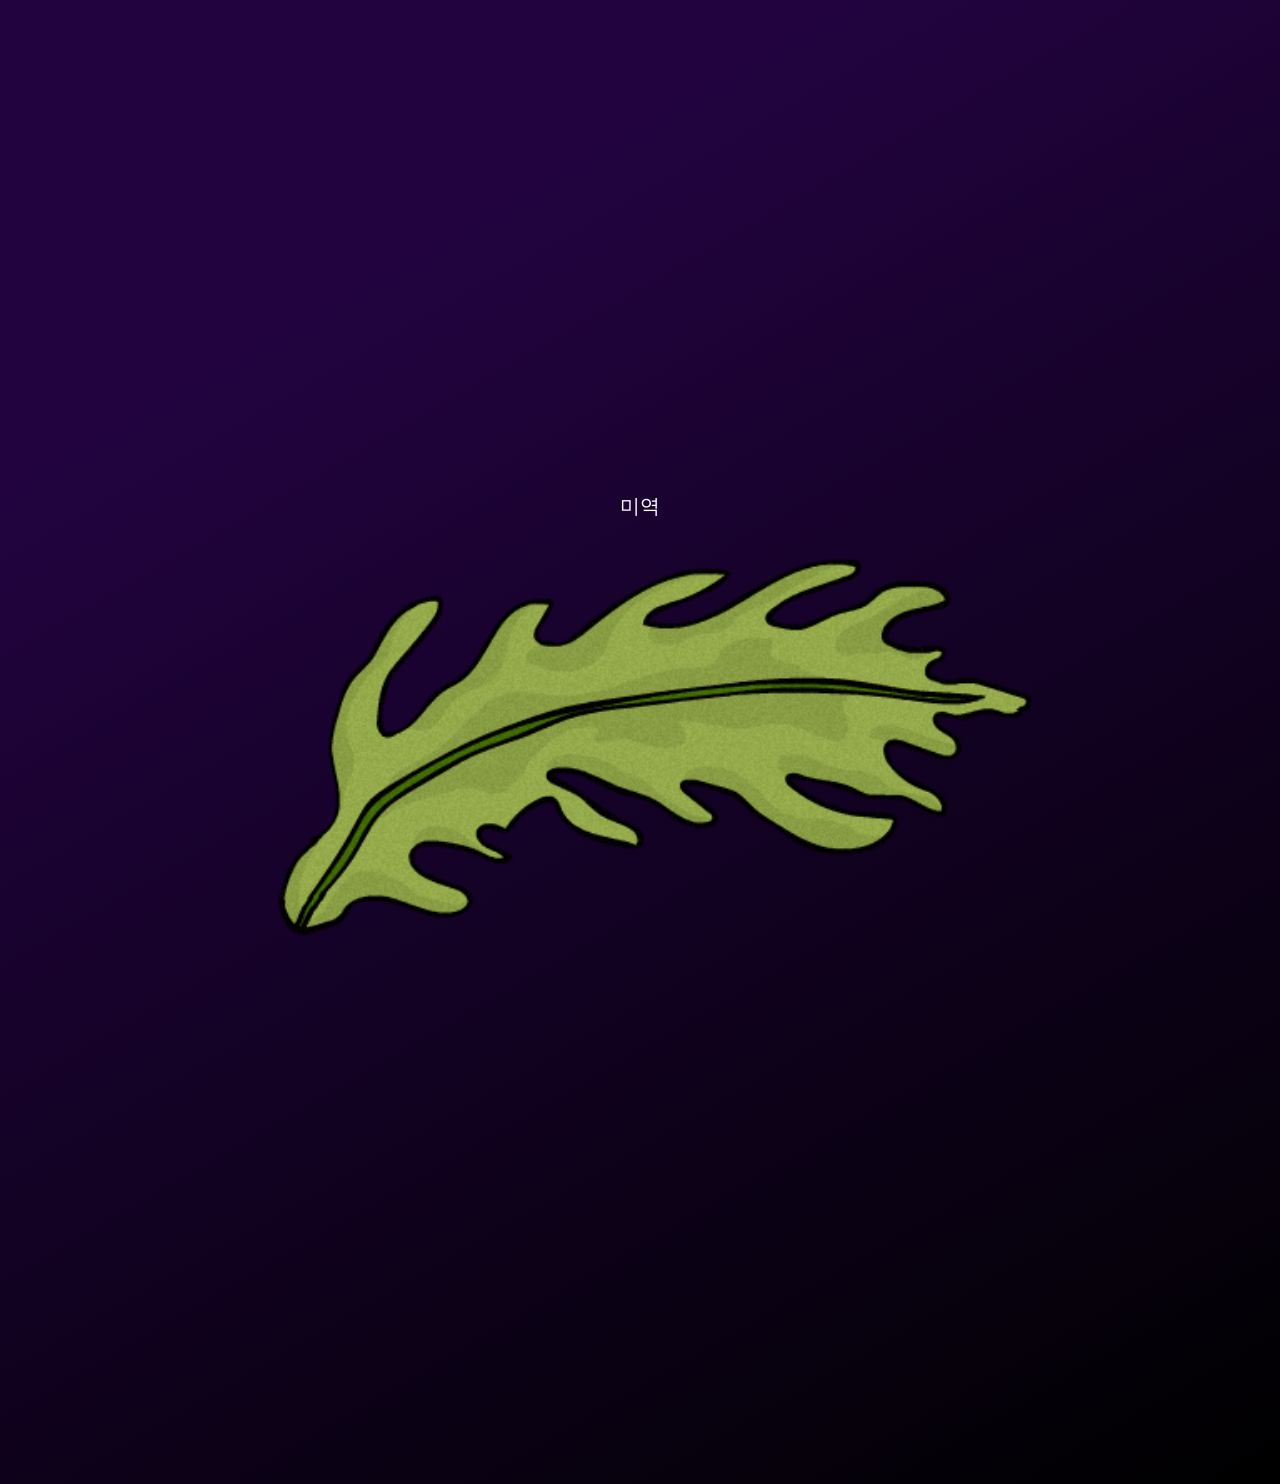
<file: collateral/코딩11_학습자료/05 scroll/index.html>
<!DOCTYPE html>
<html lang="en">
    <head>
        <meta charset="UTF-8" />
        <meta http-equiv="X-UA-Compatible" content="IE=edge" />
        <meta name="viewport" content="width=device-width, initial-scale=1.0" />
        <title>Document</title>
        <link rel="stylesheet" href="./css/index.css" />
        <script src="./js/index.js" defer></script>
    </head>
    <body>
        <div class="progressWrap">
            <div class="bar"></div>
        </div>

        <img src="./images/submarine.gif" class="submarine" alt="잠수함" />
        <div class="innerWrap">
            <h2 class="title">The Deep Sea</h2>
            <div class="textWrap">
                <p>대게</p>
                <img src="./images/crab.png" alt="대게" />
            </div>
            <div class="textWrap">
                <p>오징어</p>
                <img src="./images/cuttle.png" alt="오징어" />
            </div>
            <div class="textWrap">
                <p>방어</p>
                <img src="./images/fish_01.png" alt="방어" />
            </div>
            <div class="textWrap">
                <p>미역</p>
                <img src="./images/seaweed.png" alt="미역" />
            </div>
        </div>
        <img src="./images/octo.png" class="octopus" alt="문어" />

        <div class="depthWrap"><span>0</span> METERS DEEP</div>
    </body>
</html>
</file>
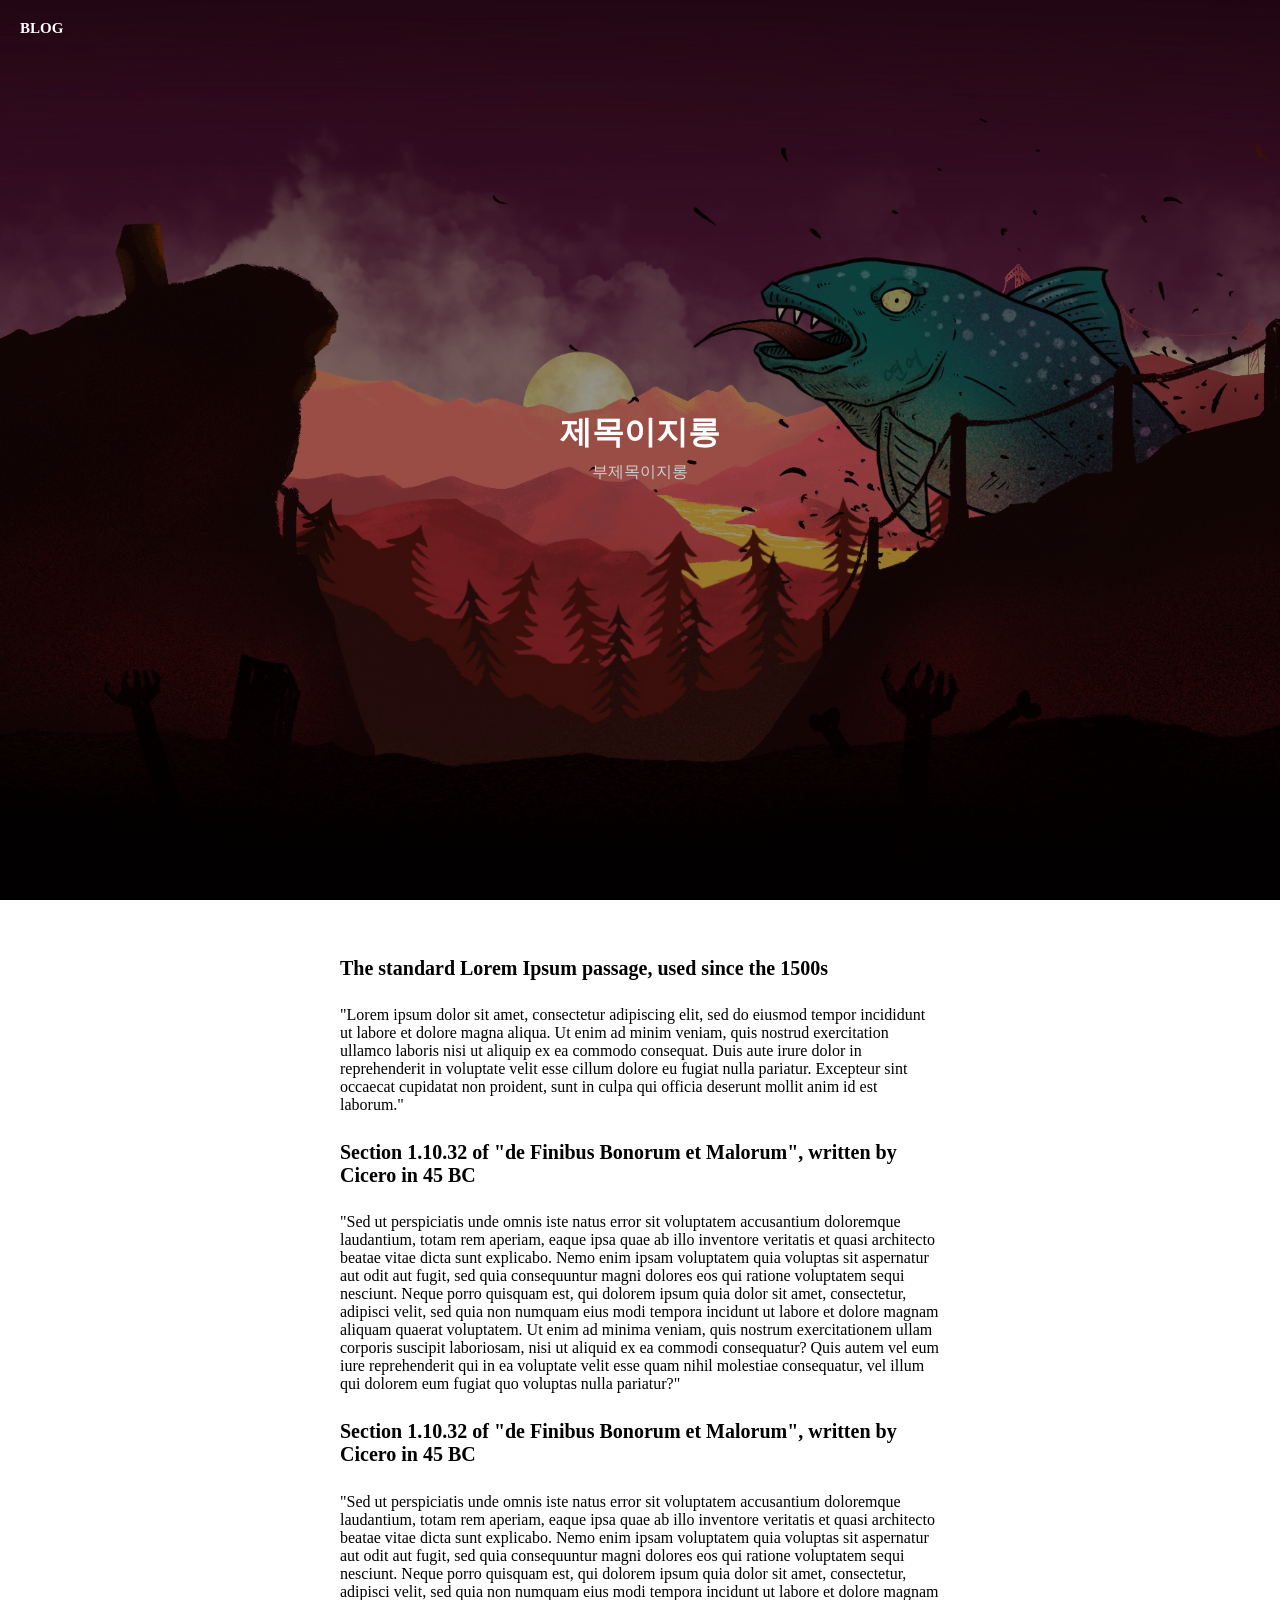
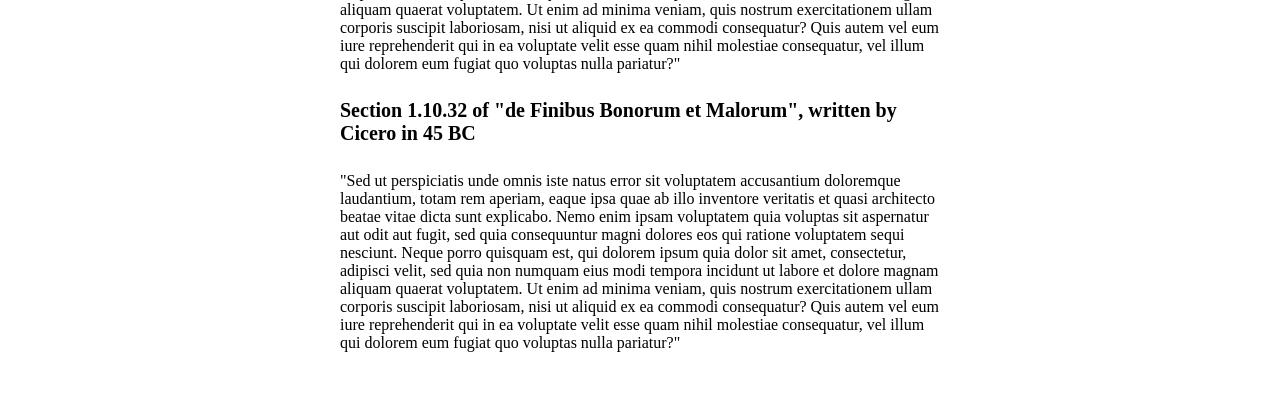
<file: collateral/코딩11_학습자료/06 blog/index.html>
<!DOCTYPE html>
<html lang="en">
    <head>
        <meta charset="UTF-8" />
        <meta http-equiv="X-UA-Compatible" content="IE=edge" />
        <meta name="viewport" content="width=device-width, initial-scale=1.0" />
        <title>Blog</title>
        <link rel="stylesheet" href="./css/index.css" />
        <script src="./js/index.js" defer></script>
    </head>
    <body>
        <header class="">
            <div class="headerWrap">
                <h1>BLOG</h1>
            </div>
            <div class="progressWrap">
                <div class="bar"></div>
            </div>
        </header>
        <div class="coverWrap">
            <div class="dimd"></div>
            <div class="coverTitle">
                <h1>제목이지롱</h1>
                <p>부제목이지롱</p>
            </div>
        </div>
        <div class="contWrap">
            <div class="contentInnerWrap">
                <h4>The standard Lorem Ipsum passage, used since the 1500s</h4>
                <p>
                    "Lorem ipsum dolor sit amet, consectetur adipiscing elit,
                    sed do eiusmod tempor incididunt ut labore et dolore magna
                    aliqua. Ut enim ad minim veniam, quis nostrud exercitation
                    ullamco laboris nisi ut aliquip ex ea commodo consequat.
                    Duis aute irure dolor in reprehenderit in voluptate velit
                    esse cillum dolore eu fugiat nulla pariatur. Excepteur sint
                    occaecat cupidatat non proident, sunt in culpa qui officia
                    deserunt mollit anim id est laborum."
                </p>
                <h4>
                    Section 1.10.32 of "de Finibus Bonorum et Malorum", written
                    by Cicero in 45 BC
                </h4>
                <p>
                    "Sed ut perspiciatis unde omnis iste natus error sit
                    voluptatem accusantium doloremque laudantium, totam rem
                    aperiam, eaque ipsa quae ab illo inventore veritatis et
                    quasi architecto beatae vitae dicta sunt explicabo. Nemo
                    enim ipsam voluptatem quia voluptas sit aspernatur aut odit
                    aut fugit, sed quia consequuntur magni dolores eos qui
                    ratione voluptatem sequi nesciunt. Neque porro quisquam est,
                    qui dolorem ipsum quia dolor sit amet, consectetur, adipisci
                    velit, sed quia non numquam eius modi tempora incidunt ut
                    labore et dolore magnam aliquam quaerat voluptatem. Ut enim
                    ad minima veniam, quis nostrum exercitationem ullam corporis
                    suscipit laboriosam, nisi ut aliquid ex ea commodi
                    consequatur? Quis autem vel eum iure reprehenderit qui in ea
                    voluptate velit esse quam nihil molestiae consequatur, vel
                    illum qui dolorem eum fugiat quo voluptas nulla pariatur?"
                </p>
                <h4>
                    Section 1.10.32 of "de Finibus Bonorum et Malorum", written
                    by Cicero in 45 BC
                </h4>
                <p>
                    "Sed ut perspiciatis unde omnis iste natus error sit
                    voluptatem accusantium doloremque laudantium, totam rem
                    aperiam, eaque ipsa quae ab illo inventore veritatis et
                    quasi architecto beatae vitae dicta sunt explicabo. Nemo
                    enim ipsam voluptatem quia voluptas sit aspernatur aut odit
                    aut fugit, sed quia consequuntur magni dolores eos qui
                    ratione voluptatem sequi nesciunt. Neque porro quisquam est,
                    qui dolorem ipsum quia dolor sit amet, consectetur, adipisci
                    velit, sed quia non numquam eius modi tempora incidunt ut
                    labore et dolore magnam aliquam quaerat voluptatem. Ut enim
                    ad minima veniam, quis nostrum exercitationem ullam corporis
                    suscipit laboriosam, nisi ut aliquid ex ea commodi
                    consequatur? Quis autem vel eum iure reprehenderit qui in ea
                    voluptate velit esse quam nihil molestiae consequatur, vel
                    illum qui dolorem eum fugiat quo voluptas nulla pariatur?"
                </p>
                <h4>
                    Section 1.10.32 of "de Finibus Bonorum et Malorum", written
                    by Cicero in 45 BC
                </h4>
                <p>
                    "Sed ut perspiciatis unde omnis iste natus error sit
                    voluptatem accusantium doloremque laudantium, totam rem
                    aperiam, eaque ipsa quae ab illo inventore veritatis et
                    quasi architecto beatae vitae dicta sunt explicabo. Nemo
                    enim ipsam voluptatem quia voluptas sit aspernatur aut odit
                    aut fugit, sed quia consequuntur magni dolores eos qui
                    ratione voluptatem sequi nesciunt. Neque porro quisquam est,
                    qui dolorem ipsum quia dolor sit amet, consectetur, adipisci
                    velit, sed quia non numquam eius modi tempora incidunt ut
                    labore et dolore magnam aliquam quaerat voluptatem. Ut enim
                    ad minima veniam, quis nostrum exercitationem ullam corporis
                    suscipit laboriosam, nisi ut aliquid ex ea commodi
                    consequatur? Quis autem vel eum iure reprehenderit qui in ea
                    voluptate velit esse quam nihil molestiae consequatur, vel
                    illum qui dolorem eum fugiat quo voluptas nulla pariatur?"
                </p>
            </div>
        </div>
    </body>
</html>
</file>
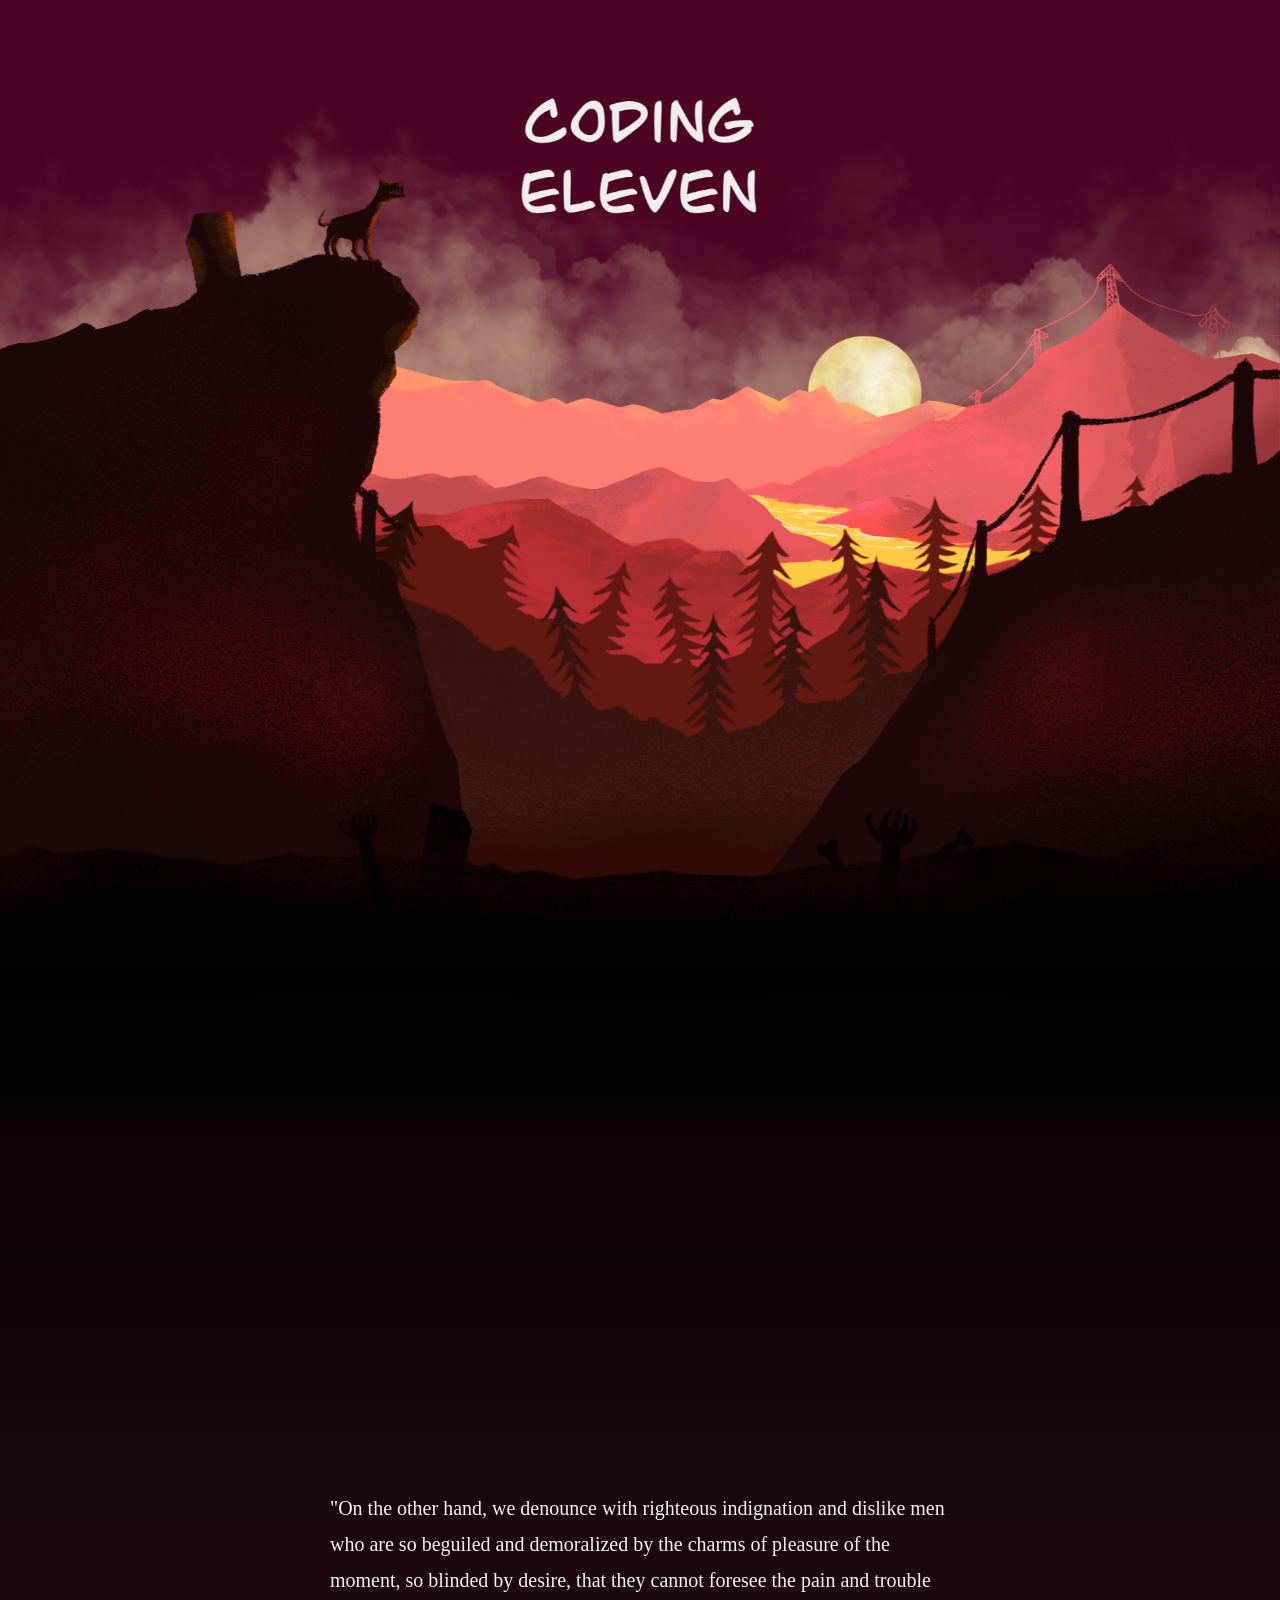
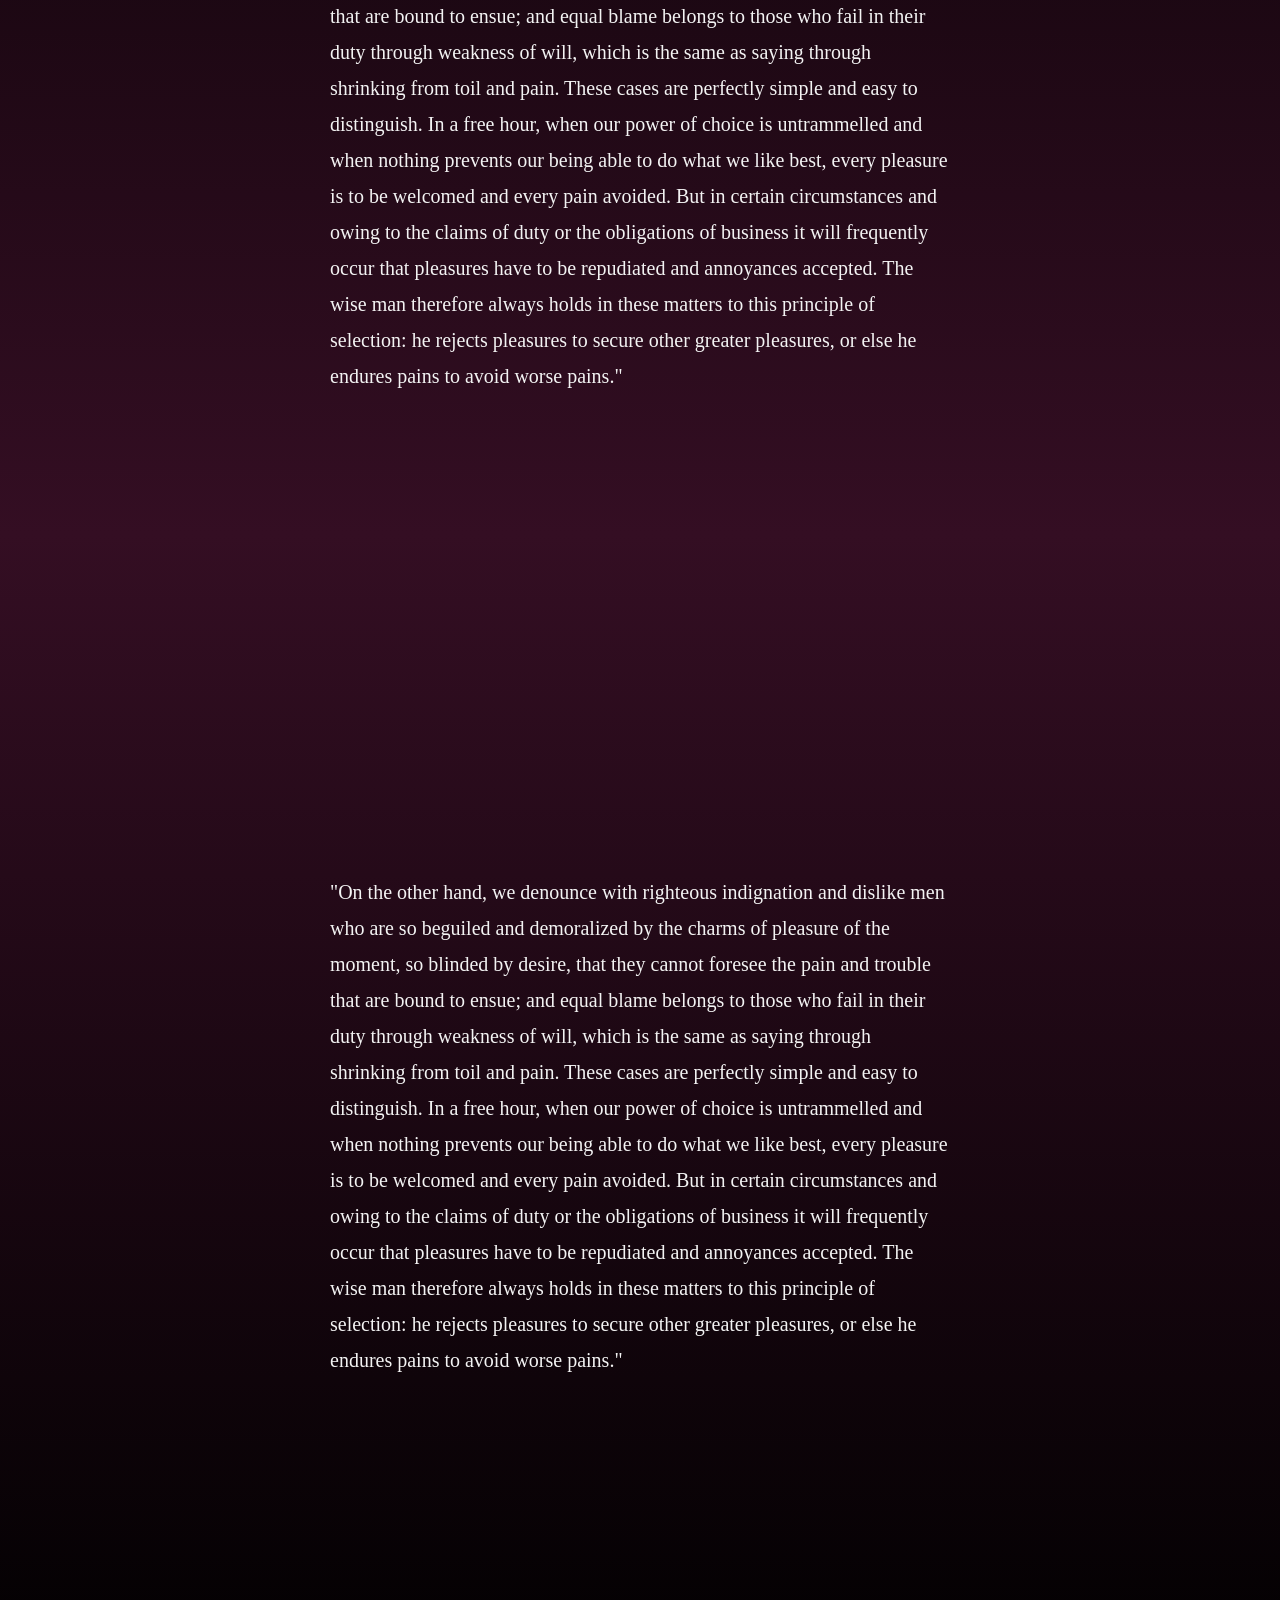
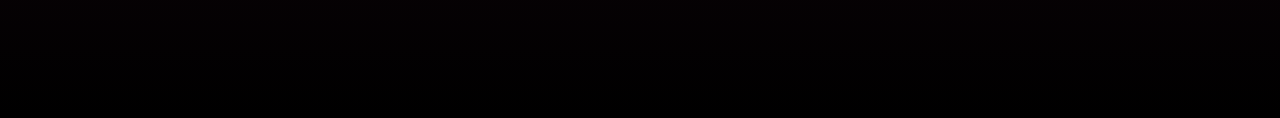
<file: collateral/코딩11_학습자료/07 parallax 1/index.html>
<!DOCTYPE html>
<html lang="en">
    <head>
        <meta charset="UTF-8" />
        <meta http-equiv="X-UA-Compatible" content="IE=edge" />
        <meta name="viewport" content="width=device-width, initial-scale=1.0" />
        <title>페럴렉스 페이지 1</title>
        <link rel="stylesheet" type="text/css" href="./css/reset.css" />
        <link rel="stylesheet" type="text/css" href="./css/interactive.css" />
        <script type="text/javascript" src="./js/script.js" defer></script>
    </head>
    <body>
        <main>
            <section class="mainPage">
                <div class="imageWrap">
                    <div class="parallaxImage"></div>
                    <div class="parallaxImage"></div>
                    <div class="parallaxImage"></div>
                    <div class="parallaxImage"></div>
                    <div class="parallaxImage"></div>
                    <div class="parallaxImage"></div>
                </div>
            </section>

            <section class="subPage">
                <div class="parallaxImage"></div>
                <div class="innerWrap">
                    <div class="contWrap">
                        <p>
                            "On the other hand, we denounce with righteous
                            indignation and dislike men who are so beguiled and
                            demoralized by the charms of pleasure of the moment,
                            so blinded by desire, that they cannot foresee the
                            pain and trouble that are bound to ensue; and equal
                            blame belongs to those who fail in their duty
                            through weakness of will, which is the same as
                            saying through shrinking from toil and pain. These
                            cases are perfectly simple and easy to distinguish.
                            In a free hour, when our power of choice is
                            untrammelled and when nothing prevents our being
                            able to do what we like best, every pleasure is to
                            be welcomed and every pain avoided. But in certain
                            circumstances and owing to the claims of duty or the
                            obligations of business it will frequently occur
                            that pleasures have to be repudiated and annoyances
                            accepted. The wise man therefore always holds in
                            these matters to this principle of selection: he
                            rejects pleasures to secure other greater pleasures,
                            or else he endures pains to avoid worse pains."
                        </p>
                    </div>
                </div>
                <div class="innerWrap">
                    <div class="contWrap">
                        <p>
                            "On the other hand, we denounce with righteous
                            indignation and dislike men who are so beguiled and
                            demoralized by the charms of pleasure of the moment,
                            so blinded by desire, that they cannot foresee the
                            pain and trouble that are bound to ensue; and equal
                            blame belongs to those who fail in their duty
                            through weakness of will, which is the same as
                            saying through shrinking from toil and pain. These
                            cases are perfectly simple and easy to distinguish.
                            In a free hour, when our power of choice is
                            untrammelled and when nothing prevents our being
                            able to do what we like best, every pleasure is to
                            be welcomed and every pain avoided. But in certain
                            circumstances and owing to the claims of duty or the
                            obligations of business it will frequently occur
                            that pleasures have to be repudiated and annoyances
                            accepted. The wise man therefore always holds in
                            these matters to this principle of selection: he
                            rejects pleasures to secure other greater pleasures,
                            or else he endures pains to avoid worse pains."
                        </p>
                    </div>
                </div>
            </section>
        </main>
    </body>
</html>
</file>
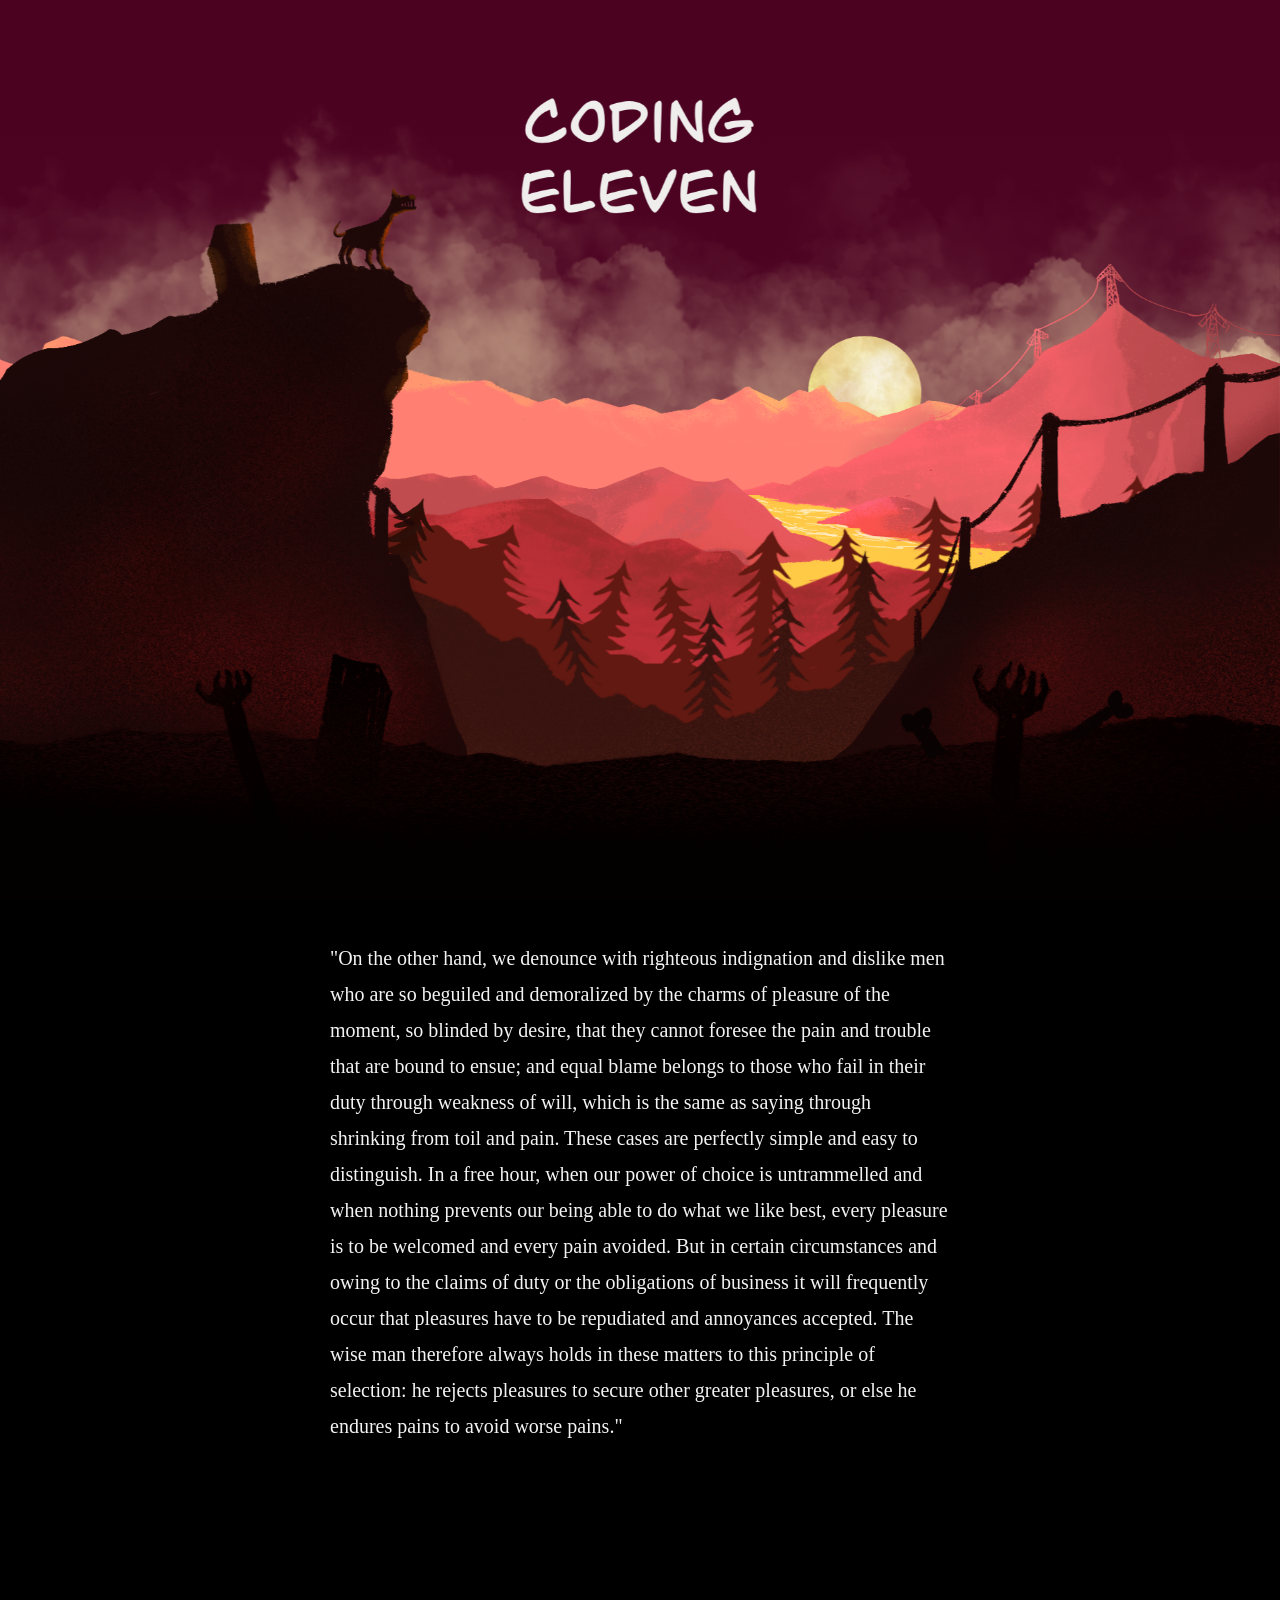
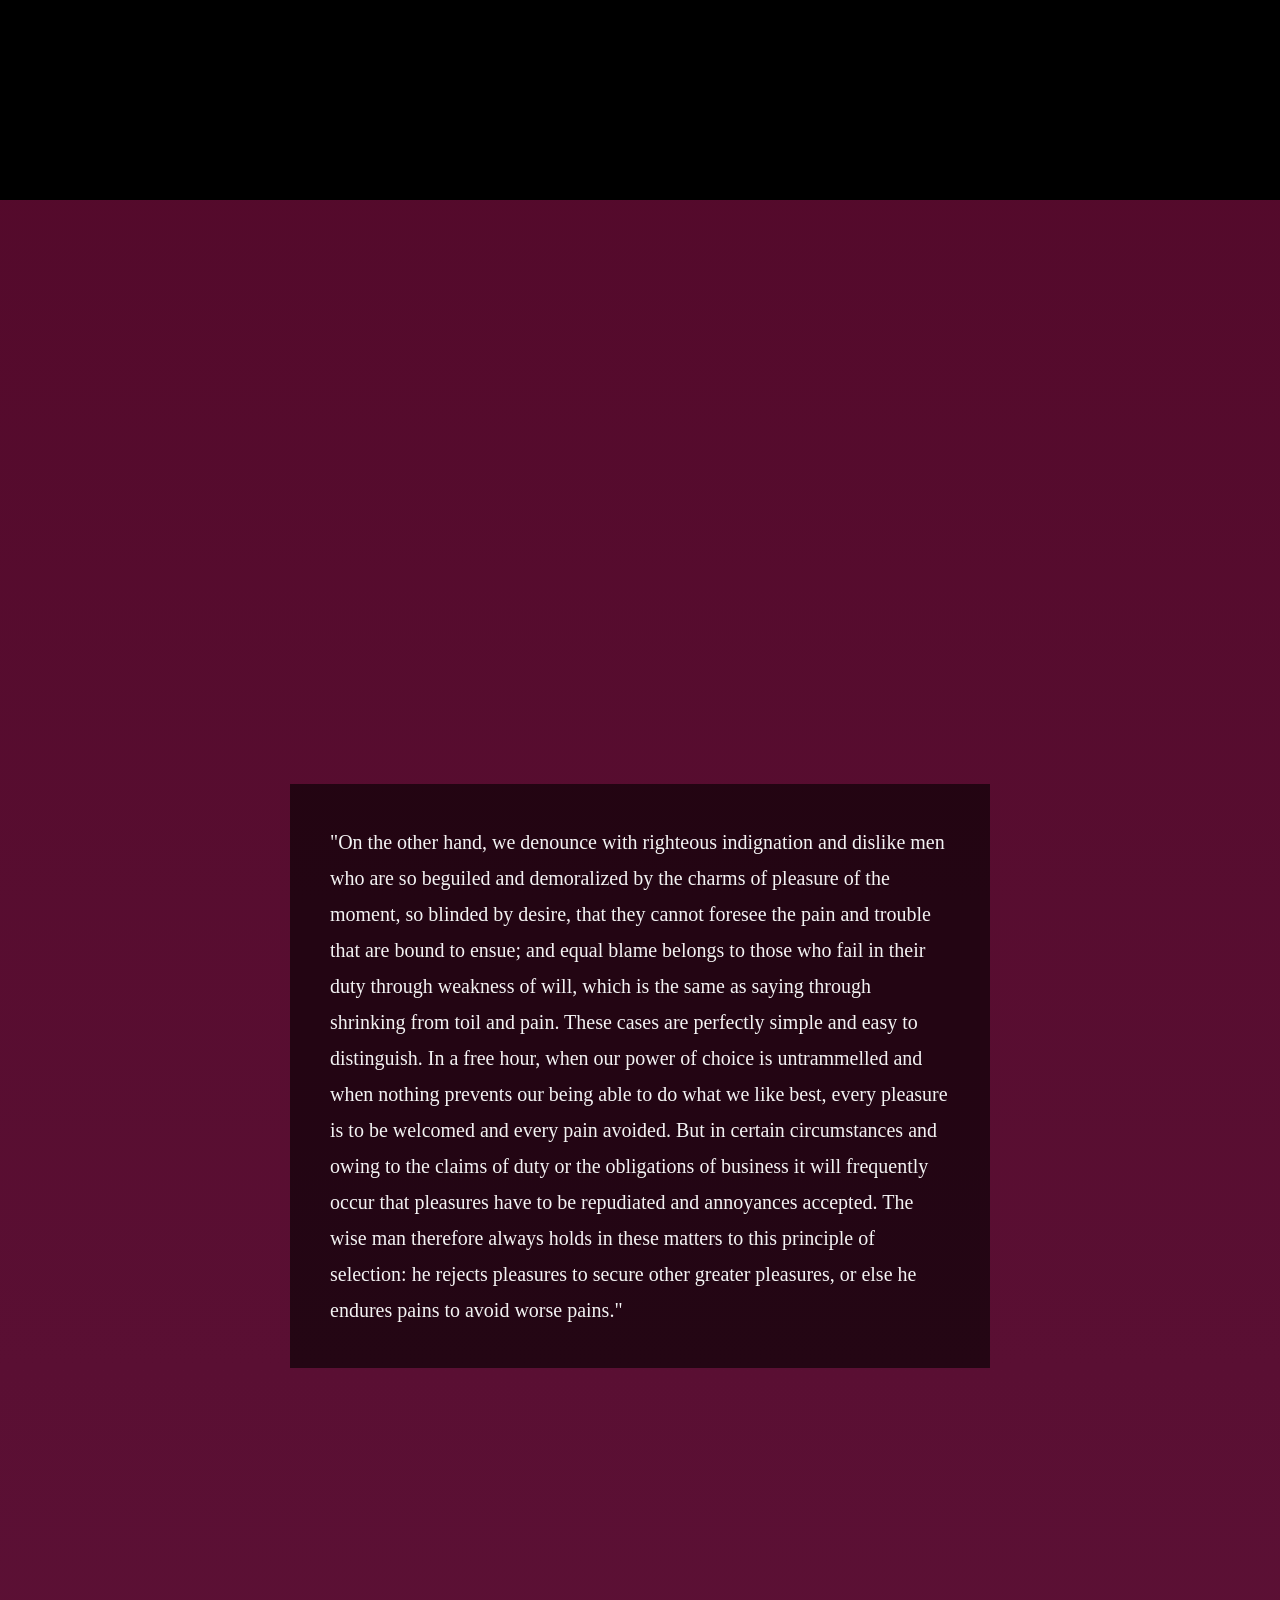
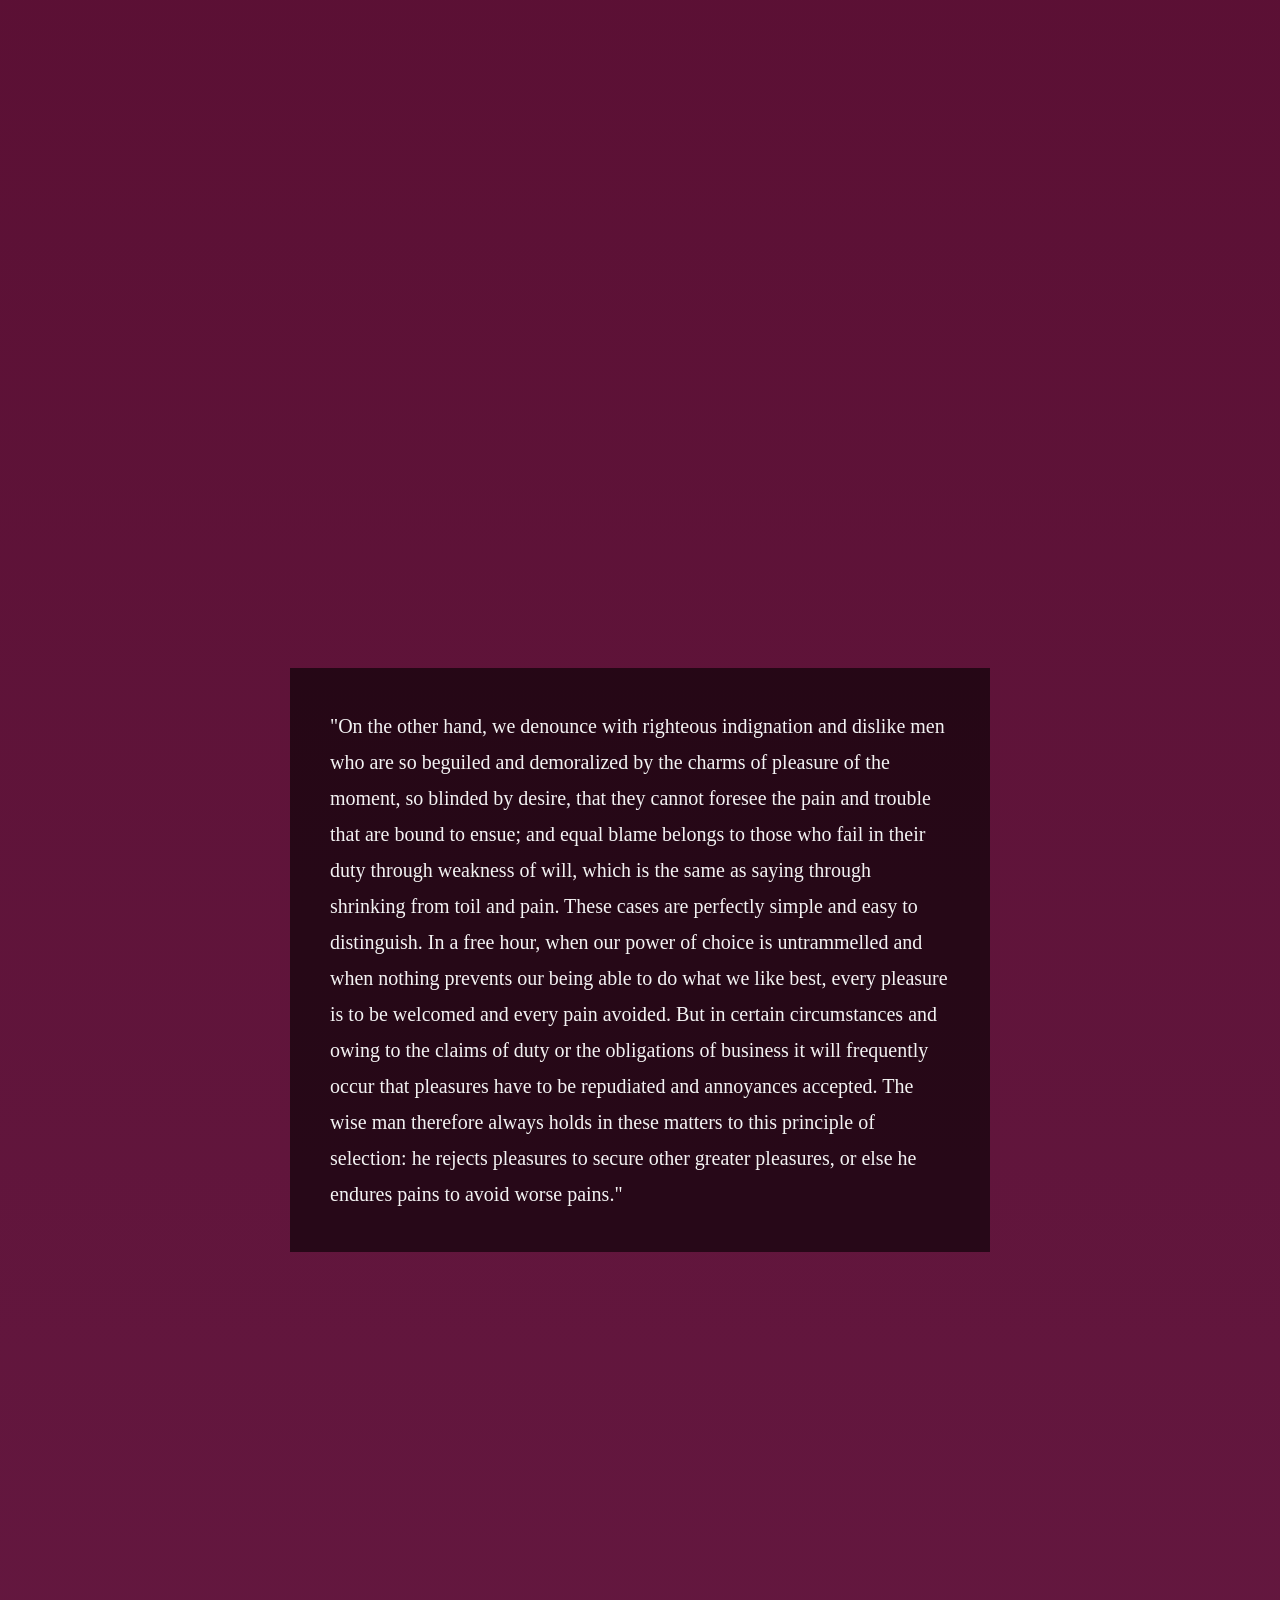
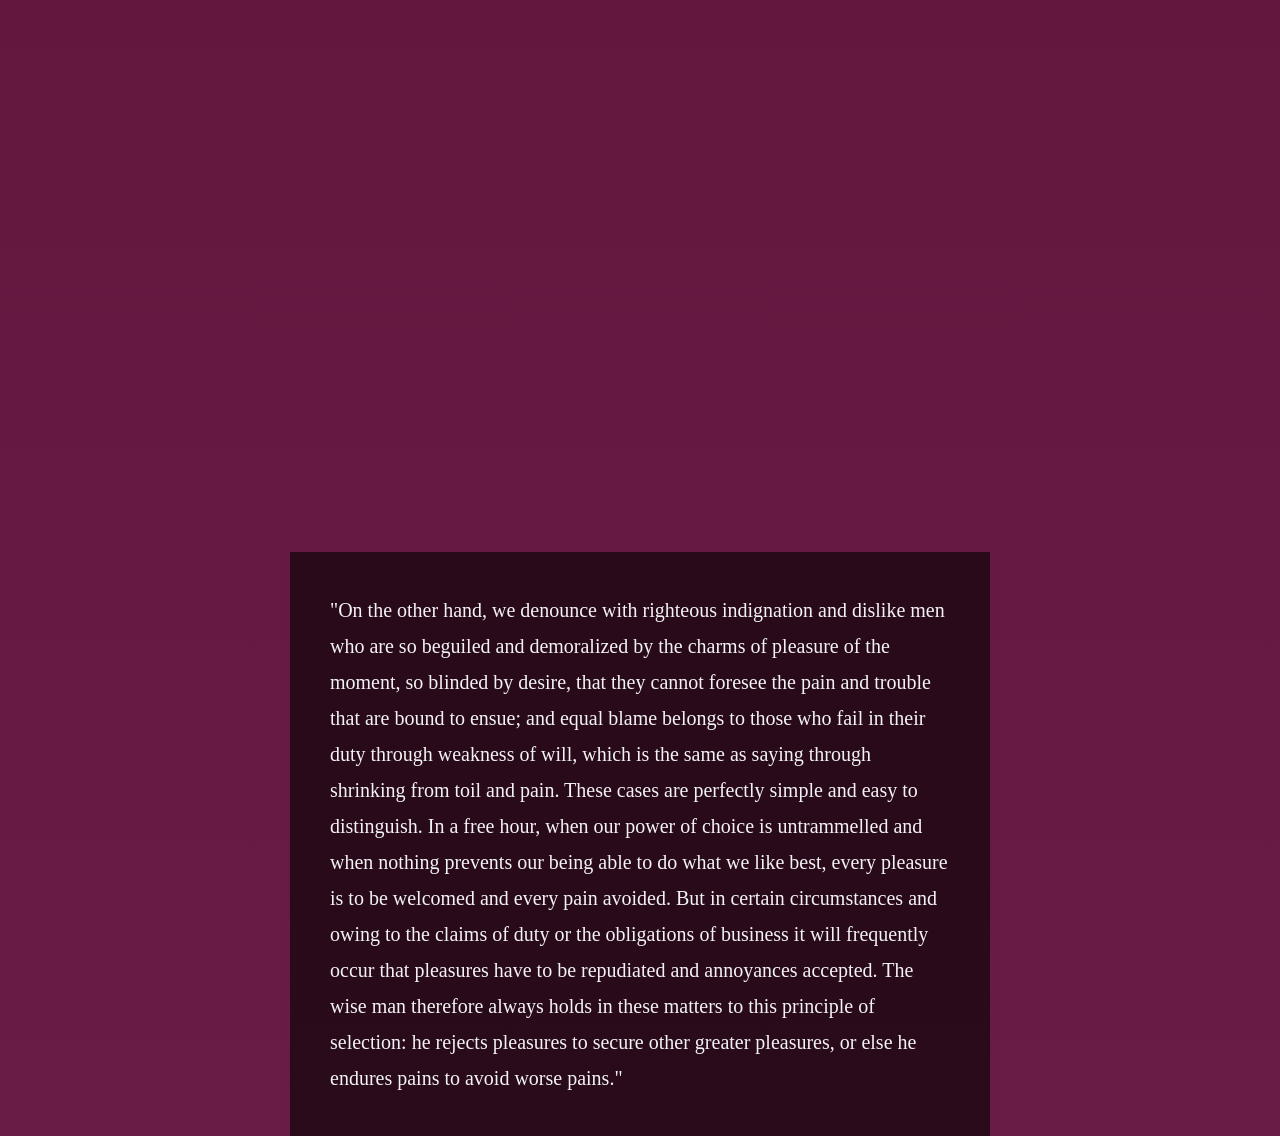
<file: collateral/코딩11_학습자료/08 parallax 2/index.html>
<!DOCTYPE html>
<html lang="en">
    <head>
        <meta charset="UTF-8" />
        <meta http-equiv="X-UA-Compatible" content="IE=edge" />
        <meta name="viewport" content="width=device-width, initial-scale=1.0" />
        <title>페럴렉스 페이지 2</title>
        <link rel="stylesheet" type="text/css" href="./css/reset.css" />
        <link rel="stylesheet" type="text/css" href="./css/interactive.css" />
        <script type="text/javascript" src="./js/script.js" defer></script>
    </head>
    <body>
        <main>
            <section class="mainPage">
                <div class="imageWrap">
                    <div class="parallaxImage"></div>
                    <div class="parallaxImage"></div>
                    <div class="parallaxImage"></div>
                    <div class="parallaxImage"></div>
                    <div class="parallaxImage"></div>
                    <div class="parallaxImage"></div>
                    <div class="parallaxImage"></div>
                </div>
                <div class="box"></div>
            </section>

            <section class="subPage">
                <div class="innerWrap">
                    <div class="contWrap">
                        <p>
                            "On the other hand, we denounce with righteous
                            indignation and dislike men who are so beguiled and
                            demoralized by the charms of pleasure of the moment,
                            so blinded by desire, that they cannot foresee the
                            pain and trouble that are bound to ensue; and equal
                            blame belongs to those who fail in their duty
                            through weakness of will, which is the same as
                            saying through shrinking from toil and pain. These
                            cases are perfectly simple and easy to distinguish.
                            In a free hour, when our power of choice is
                            untrammelled and when nothing prevents our being
                            able to do what we like best, every pleasure is to
                            be welcomed and every pain avoided. But in certain
                            circumstances and owing to the claims of duty or the
                            obligations of business it will frequently occur
                            that pleasures have to be repudiated and annoyances
                            accepted. The wise man therefore always holds in
                            these matters to this principle of selection: he
                            rejects pleasures to secure other greater pleasures,
                            or else he endures pains to avoid worse pains."
                        </p>
                    </div>
                </div>
            </section>

            <section class="subPage">
                <div class="innerWrap">
                    <div class="contWrap">
                        <p>
                            "On the other hand, we denounce with righteous
                            indignation and dislike men who are so beguiled and
                            demoralized by the charms of pleasure of the moment,
                            so blinded by desire, that they cannot foresee the
                            pain and trouble that are bound to ensue; and equal
                            blame belongs to those who fail in their duty
                            through weakness of will, which is the same as
                            saying through shrinking from toil and pain. These
                            cases are perfectly simple and easy to distinguish.
                            In a free hour, when our power of choice is
                            untrammelled and when nothing prevents our being
                            able to do what we like best, every pleasure is to
                            be welcomed and every pain avoided. But in certain
                            circumstances and owing to the claims of duty or the
                            obligations of business it will frequently occur
                            that pleasures have to be repudiated and annoyances
                            accepted. The wise man therefore always holds in
                            these matters to this principle of selection: he
                            rejects pleasures to secure other greater pleasures,
                            or else he endures pains to avoid worse pains."
                        </p>
                    </div>
                </div>
            </section>

            <section class="subPage">
                <div class="innerWrap">
                    <div class="contWrap">
                        <p>
                            "On the other hand, we denounce with righteous
                            indignation and dislike men who are so beguiled and
                            demoralized by the charms of pleasure of the moment,
                            so blinded by desire, that they cannot foresee the
                            pain and trouble that are bound to ensue; and equal
                            blame belongs to those who fail in their duty
                            through weakness of will, which is the same as
                            saying through shrinking from toil and pain. These
                            cases are perfectly simple and easy to distinguish.
                            In a free hour, when our power of choice is
                            untrammelled and when nothing prevents our being
                            able to do what we like best, every pleasure is to
                            be welcomed and every pain avoided. But in certain
                            circumstances and owing to the claims of duty or the
                            obligations of business it will frequently occur
                            that pleasures have to be repudiated and annoyances
                            accepted. The wise man therefore always holds in
                            these matters to this principle of selection: he
                            rejects pleasures to secure other greater pleasures,
                            or else he endures pains to avoid worse pains."
                        </p>
                    </div>
                </div>
            </section>

            <section class="subPage">
                <div class="innerWrap">
                    <div class="contWrap">
                        <p>
                            "On the other hand, we denounce with righteous
                            indignation and dislike men who are so beguiled and
                            demoralized by the charms of pleasure of the moment,
                            so blinded by desire, that they cannot foresee the
                            pain and trouble that are bound to ensue; and equal
                            blame belongs to those who fail in their duty
                            through weakness of will, which is the same as
                            saying through shrinking from toil and pain. These
                            cases are perfectly simple and easy to distinguish.
                            In a free hour, when our power of choice is
                            untrammelled and when nothing prevents our being
                            able to do what we like best, every pleasure is to
                            be welcomed and every pain avoided. But in certain
                            circumstances and owing to the claims of duty or the
                            obligations of business it will frequently occur
                            that pleasures have to be repudiated and annoyances
                            accepted. The wise man therefore always holds in
                            these matters to this principle of selection: he
                            rejects pleasures to secure other greater pleasures,
                            or else he endures pains to avoid worse pains."
                        </p>
                    </div>
                </div>
            </section>
        </main>
    </body>
</html>
</file>
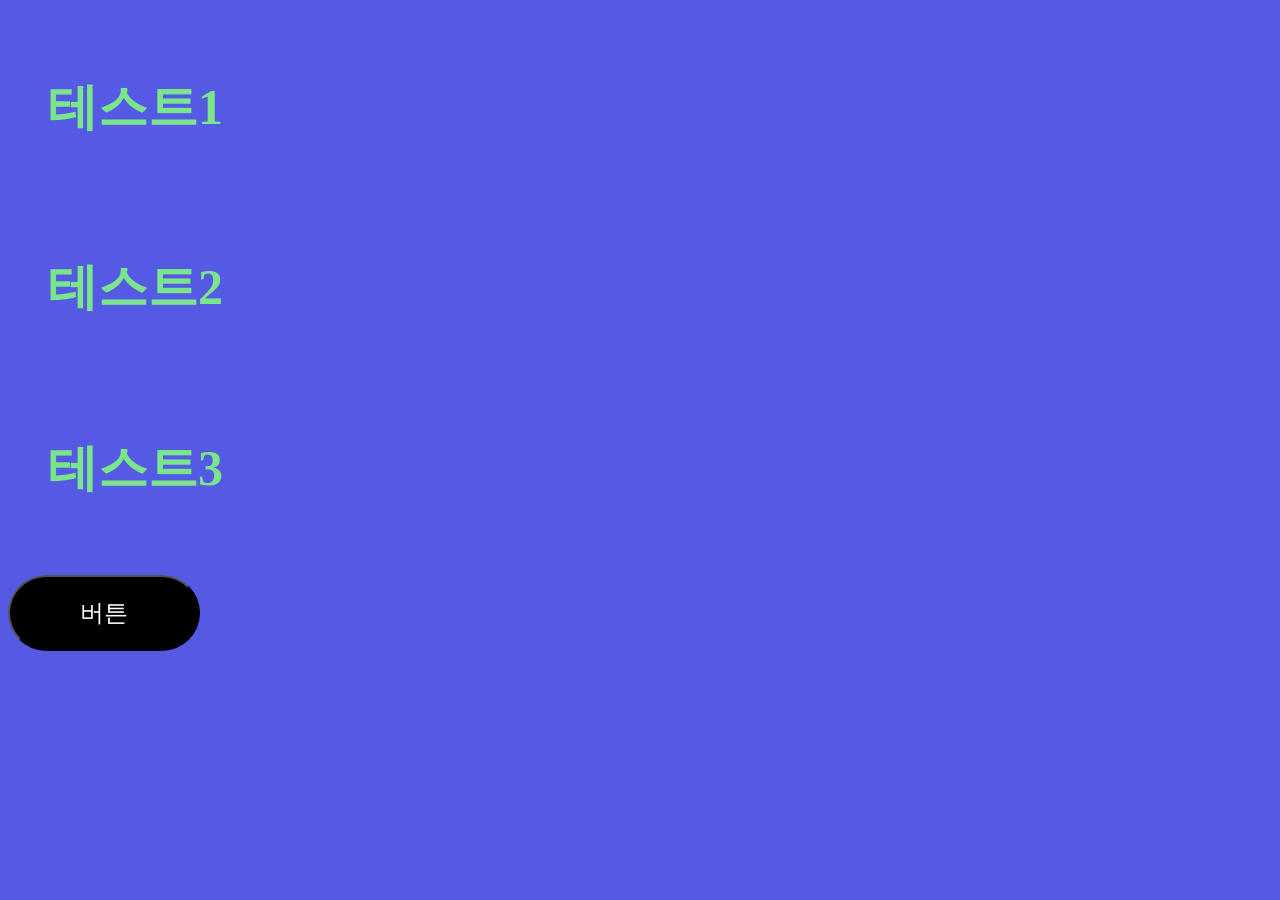
<file: chapter1/01_basic.html>
<!DOCTYPE html>
<html>
  <head>
    <meta charset="utf-8" />
    <meta http-equiv="X-UA-Compatible" content="IE=edge" />
    <meta name="viewport" content="width=device-width" />
    <title>Vanilla JS</title>
    <style>
      body {
        background-color: rgba(43, 49, 223, 0.8);
      }
      h1 {
        font-size: 50px;
        color: #7ae58a;
        padding: 40px;
      }
      button {
        background-color: black;
        color: #fff;
        padding: 20px 70px;
        font-size: 24px;
        border-radius: 50px;
        &:hover {
          background-color: #fff;
          color: black;
          font-size: 38px;
          padding: 30px 80px;
          transition: all .3s ease-out;
        }
      }
    </style>
  </head>
  <body>
    <h1 class="title">테스트1</h1>
    <h1 class="title">테스트2</h1>
    <h1 class="title">테스트3</h1>

    <button>버튼</button>
  </body>
  <script>
    const h1 = document.querySelectorAll(".title");
    console.log(h1);

    // h1[0].innerHTML = "11111";
    // h1[0].style.color = "yellow";
    // h1[0].style.fontSize = "60px";
    // h1[0].style.paddingLeft = "160px";
    // h1[0].style.display = "block";

    const button = document.querySelector("button");

    // button.addEventListener("click", () => {
    //   if(h1[0].style.display === "block") {
    //     h1[0].style.display = "none";
    //   } else {
    //     h1[0].style.display = "block";
    //   }
    // });

    // button.addEventListener("click", () => {
    //   if(h1[0].style.color === "yellow") {
    //     h1[0].style.color = "red";
    //   } else {
    //     h1[0].style.color = "yellow";
    //   }
    // });

    button.addEventListener("click", () => {
      h1.forEach((item, index) => {
      item.innerText = "aaaa " + index;
    })
    });
  </script>
</html>
</file>
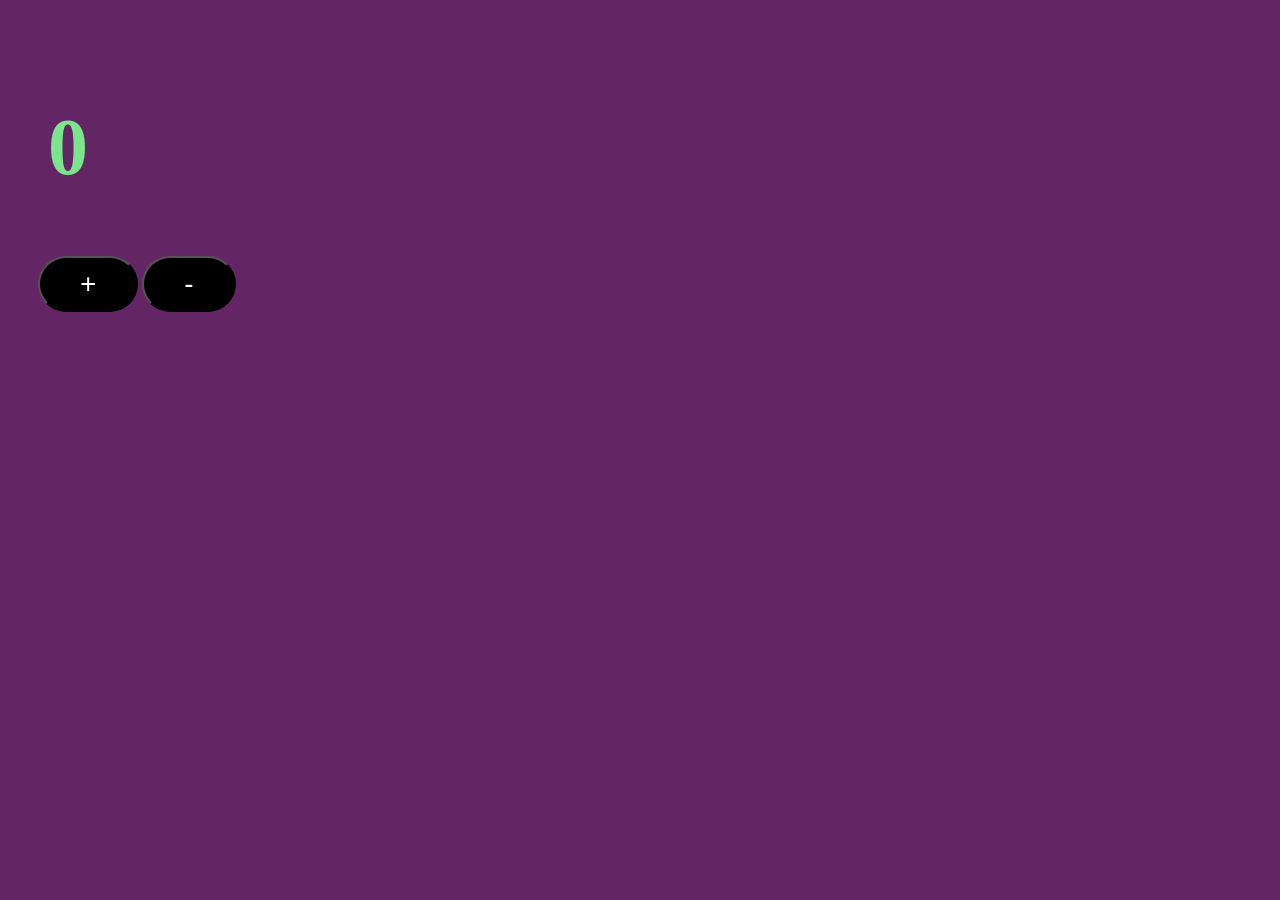
<file: chapter1/02_button.html>
<!DOCTYPE html>
<html>
  <head>
    <meta charset="utf-8" />
    <meta http-equiv="X-UA-Compatible" content="IE=edge" />
    <meta name="viewport" content="width=device-width" />
    <title>Vanilla JS</title>
    <style>
      body {
        background-color: #642565;
        padding: 30px;
      }
      .value {
        font-size: 80px;
        color: #7ae58a;
        padding: 10px;
      }
      button {
        background-color: black;
        color: #fff;
        padding: 10px 40px;
        font-size: 28px;
        border-radius: 50px;
        &:hover {
          background-color: #fff;
          color: black;
          transition: all .3s ease-out;
        }
      }
    </style>
  </head>
  <body>
    <h1 class="value">0</h1>

    <button>+</button>
    <button>-</button>
  </body>
  <script>
    const value = document.querySelector(".value");
    let num = 0;
    // console.log(value);

    const button = document.querySelectorAll("button");
    console.log(button);

    button[0].addEventListener("click", () => {
      num += 1;
      valueSet(num);
    });

    button[1].addEventListener("click", () => {
      num -= 1;
      valueSet(num);
    });

    const valueSet = (n) => {
      value.innerText = `한 반의 인원은 ${n}명 입니다.`;
    };
  </script>
</html>
</file>
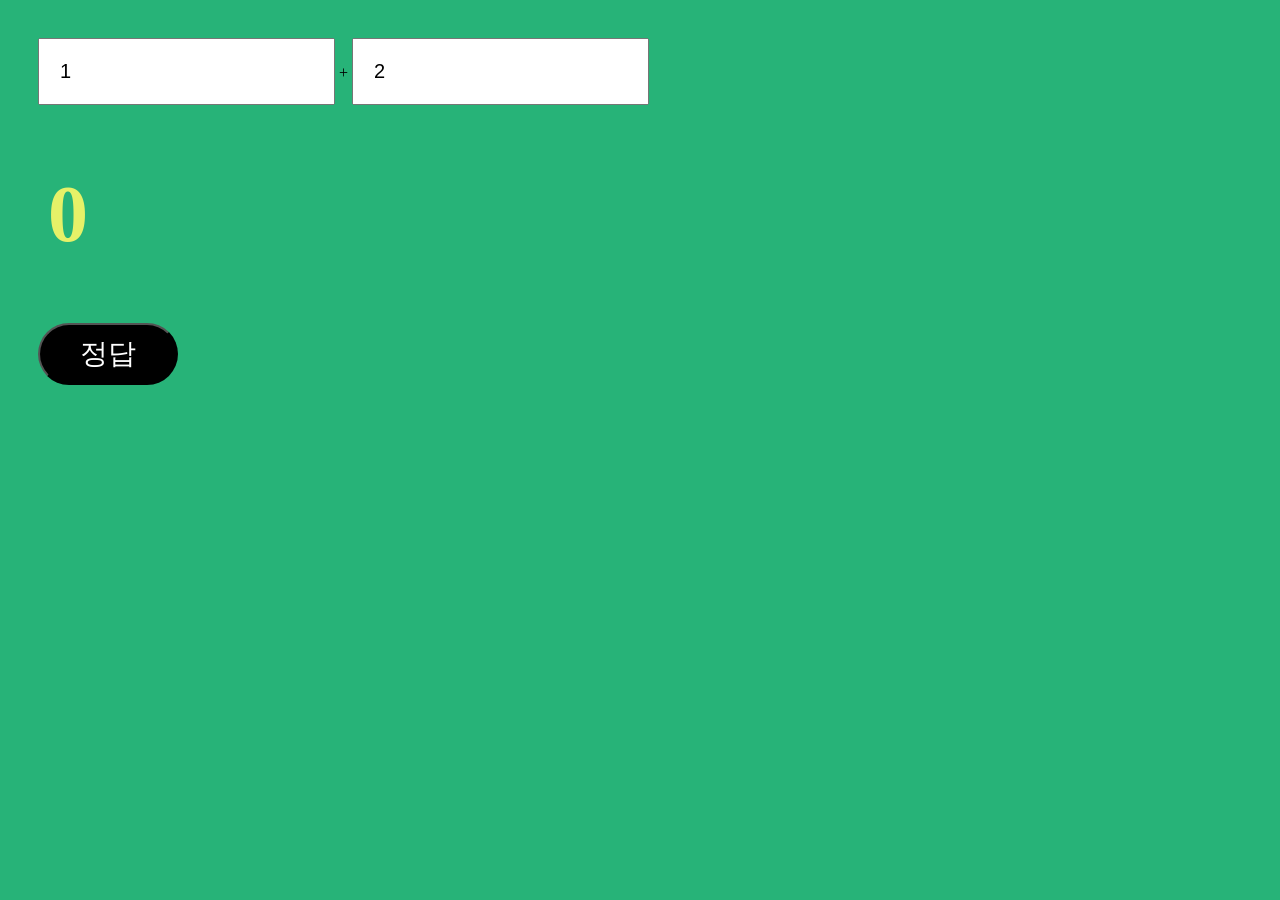
<file: chapter1/03_input.html>
<!DOCTYPE html>
<html>
  <head>
    <meta charset="utf-8" />
    <meta http-equiv="X-UA-Compatible" content="IE=edge" />
    <meta name="viewport" content="width=device-width" />
    <title>Vanilla JS</title>
    <style>
      body {
        background-color: #27b378;
        padding: 30px;
      }
      input {
        padding: 20px;
        font-size: 20px;
      }
      .value {
        font-size: 80px;
        color: #e6f168;
        padding: 10px;
      }
      button {
        background-color: black;
        color: #fff;
        padding: 10px 40px;
        font-size: 28px;
        border-radius: 50px;
        &:hover {
          background-color: #fff;
          color: black;
          transition: all .3s ease-out;
        }
      }
    </style>
  </head>
  <body>
    <input type="number" value="1" />
    +
    <input type="number" value="2" />
    <h1 class="value">0</h1>

    <button>정답</button>
  </body>
  <script>
    const input = document.getElementsByTagName("input");
    const value = document.querySelector(".value");
    const button = document.querySelector("button");

    button.addEventListener("click", () => {
      value.innerText = `정답은 ${Number(input[0].value) + Number(input[1].value)} 입니다.`;
    });
  </script>
</html>
</file>
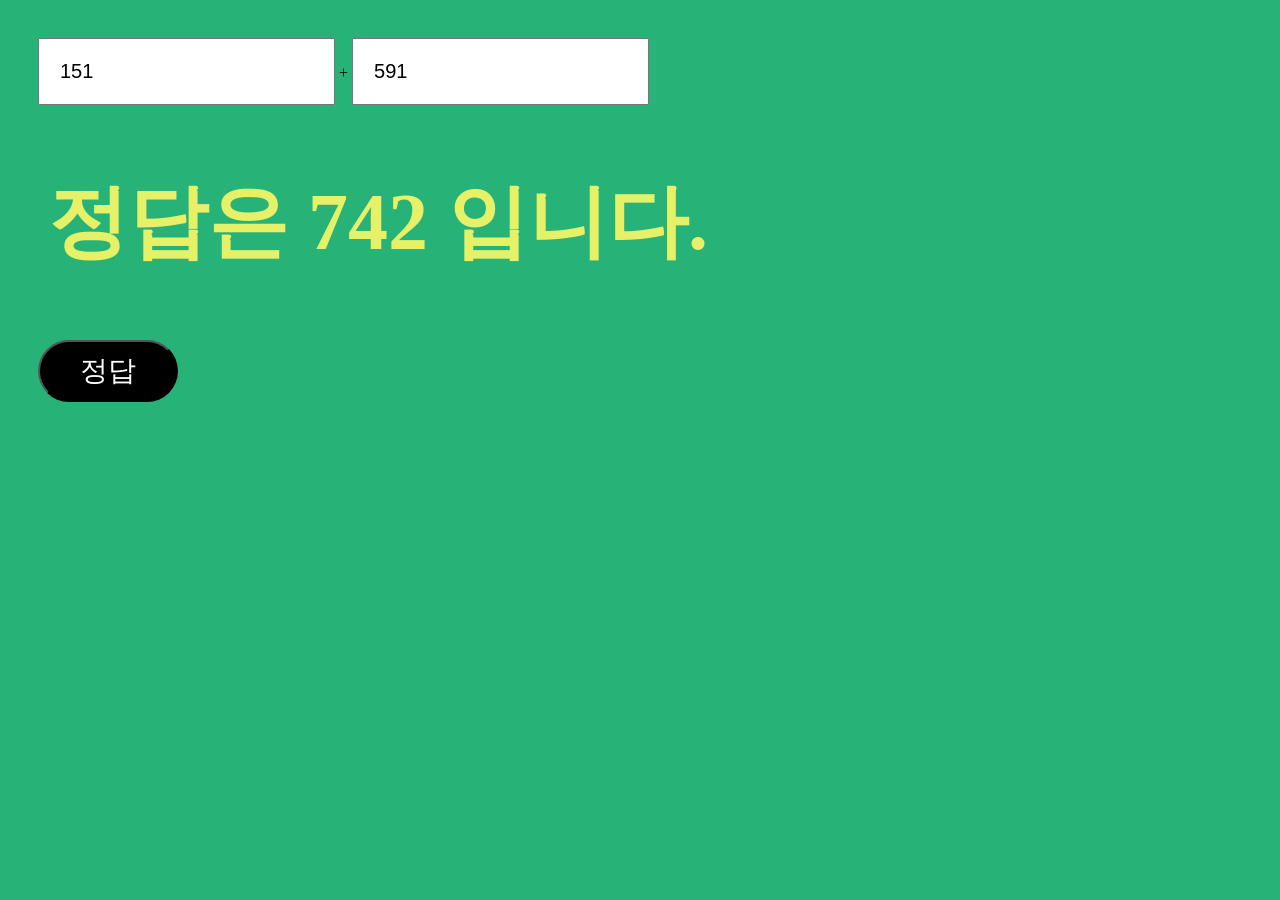
<file: chapter1/04_homework.html>
<!DOCTYPE html>
<html>
  <head>
    <meta charset="utf-8" />
    <meta http-equiv="X-UA-Compatible" content="IE=edge" />
    <meta name="viewport" content="width=device-width" />
    <title>Vanilla JS</title>
    <style>
      body {
        background-color: #27b378;
        padding: 30px;
      }
      input {
        padding: 20px;
        font-size: 20px;
      }
      .value {
        font-size: 80px;
        color: #e6f168;
        padding: 10px;
      }
      button {
        background-color: black;
        color: #fff;
        padding: 10px 40px;
        font-size: 28px;
        border-radius: 50px;
        &:hover {
          background-color: #fff;
          color: black;
          transition: all .3s ease-out;
        }
      }
    </style>
  </head>
  <body>
    <input type="number" value="1" />
    +
    <input type="number" value="2" />
    <h1 class="value">0</h1>

    <button>정답</button>
  </body>
  <script>
    const input = document.getElementsByTagName("input");
    const value = document.querySelector(".value");
    const button = document.querySelector("button");

    // input 초기값 랜덤 생성
    input[0].value = Math.floor(Math.random() * 1000);
    input[1].value = Math.floor(Math.random() * 1000);

    // input값을 계산해주는 함수
    const sum = (v1, v2) => {
      value.innerText = `정답은 ${Number(v1) + Number(v2)} 입니다.`;
    };

    // 페이지를 시작하자마자 함수 실행
    sum(input[0].value, input[1].value);
    
    button.addEventListener("click", () => {
      sum(input[0].value, input[1].value);
    });
  </script>
</html>
</file>
<file: chapter4/css/index.css>
body {
  width: 100%;
  height: 100vh;
  background: url(../assets/images/bg-pc.webp) center center/ cover no-repeat;
  padding: 0;
  margin: 0;
  overflow: hidden;
}
img {
  width: 100%
}
.title {
  text-align: center;
}
.title img {
  width: 150px;
}
.subTitle {
  position: fixed;
  top: 10%;
  left: 20px;
}
.subTitle img {
  width: 70px;
}
.contWrap {
  position: relative;
  margin: 0 auto;
  width: 80vw;
  height: 100vh;
}
.contWrap div {
  position: absolute;
}
.shadow {
  width: 700px;
  left: 50%;
  transform: translateX(-50%);
}
.date {
  width: 400px;
  left: 50%;
  top: 70%;
  transform: translateX(-20%);
}
.human {
  width: 1200px;
  left: 50%;
  transform: translateX(-50%);
}
.textImg {
  width: 400px;
  left: 50%;
  top: 30%;
  transform: translateX(-10%);
}
</file>
<file: chapter5/css/index.css>
body {
  background: linear-gradient(150deg, #13f0cf, #ddf311, #6d016d, #220340, #220340, #000);
  overflow-x: hidden;
  padding: 0;
  margin: 0;
}
.deptWrap {
  position: fixed;
  /* left: 50px; */
  bottom: 40px;
  font-size: 30px;
  font-weight: bold;
  color: #ffffe4;
  text-align: center;
  width: 100%;
  border-bottom: 2px dashed #fff;
  padding-bottom: 10px;
}
.deptWrap span {
  width: 80px;
  display: inline-block;
  text-align: right;
}
.innerWrap {
  position: relative;
  padding: 40px;
  z-index: 100;
  /* height: 10000px; */
}
.title {
  width: 100%;
  text-align: center;
  font-size: 40px;
  margin-top: 70px;
}
.textWrap {
  padding: 500px 0px;
  /* margin: 40px 0; */
}
.textWrap p {
  color: #fff;
  font-size: 30px;
  text-align: center;
}
.textWrap img {
  width: 100%;
}
.progressWrap {
  position: fixed;
  top: 0;
  left: 0;
  width: 100%;
  height: 5px;
  background-color: #2d9c9a;
}
.bar {
  height: inherit;
  position: absolute;
  z-index: 100;
  background-color: #fff;
  transition: width 0.4s ease-out;
}
.submarine {
  position: fixed;
  z-index: 200;
  width: 200px;
  top: 20%;
  transition: all 0.3s ease-in-out;
}
.octopus {
  position: fixed;
  z-index: 1;
  bottom: -150px;
  right: 0;
  width: 300px;
  opacity: 0.4;
  transition: all 2s ease-in-out;
}
</file>
<file: chapter6/css/index.css>
body {
  overflow-x: hidden;
  padding: 0;
  margin: 0;
}

header {
  position: absolute;
  top: 0;
  width: 100%;
  z-index: 1100;
}

.headerWrap {
  position: relative;
  padding: 10px 20px;
}
.headerWrap h1 {
  font-size: 15px;
  color: #fff;
}

.progressWrap {
  position: relative;
  top: 0;
  left: 0;
  width: 100%;
  height: 1px;
  background-color: #d0d0d0;
  display: none;
}
.bar {
  width: 0%;
  height: inherit;
  position: absolute;
  z-index: 100;
  background-color: black;
  transition: width 0.4s ease-out;
}
header.fixed {
  position: fixed;
  background: rgba(255, 255, 255, 0.8);
}
header.fixed .progressWrap {
  display: block;
}
header.fixed .headerWrap h1 {
  color: #000;
}

.coverWrap {
  position: fixed;
  top: 0;
  width: 100%;
  display: flex;
  justify-content: center;
  align-items: center;
  /* height: 400px; */
  background: black url(../assets/images/bg.jpg) center center / cover no-repeat;
}
.dimd {
  position: absolute;
  width: 100%;
  height: inherit;
  background-color: rgba(0, 0, 0, 0.4);
}
/* .coverWrap:after {
  content: "";
  position: absolute;
  width: 100%;
  height: inherit;
  background-color: rgba(0, 0, 0, 0.4);
} */

.coverTitle {
  position: relative;
  text-align: center;
  z-index: 100;
}
.coverTitle h1 {
  color: #fff;
  line-height: 18px;
}
.coverTitle p {
  color: #cecece;
}

.contWrap {
  position: relative;
  /* margin-top: 400px; */
  z-index: 1000;
  background-color: #fff;
}
.contentInnerWrap {
  margin: 0 auto;
  max-width: 600px;
  padding: 30px;
}
h4 {
  font-size: 20px;
}
</file>
<file: chapter8/css/interactive.css>
* {
  box-sizing: border-box;
}

body {
  overflow-x: hidden;
  background: linear-gradient(#4b0220, #691c46);
}

section {
  position: relative;
  width: 100%;
}

section.mainPage {
  position: fixed;
  top: 0;
  padding-bottom: 50px;
}

section.mainPage .box {
  width: 100%;
  height: 100vh;
  background-color: black;
}

section.mainPage .imageWrap {
  height: 100vh;
}

@media only screen and (max-width: 768px) {
  section.mainPage .imageWrap {
    height: 70vh;
  }
}

section.mainPage .imageWrap .parallaxImage {
  position: fixed;
  width: 100%;
  height: inherit;
  background-position: top center;
  background-size: cover;
  background-repeat: no-repeat;
  perspective: 400px;
}

section.mainPage .imageWrap .parallaxImage:nth-child(1) {
  background-image: url(../image/main_0.png);
}

section.mainPage .imageWrap .parallaxImage:nth-child(2) {
  background-image: url(../image/main_1.png);
}

section.mainPage .imageWrap .parallaxImage:nth-child(3) {
  background-image: url(../image/main_2.png);
}

section.mainPage .imageWrap .parallaxImage:nth-child(4) {
  background-image: url(../image/main_3.png);
}

section.mainPage .imageWrap .parallaxImage:nth-child(5) {
  background-image: url(../image/main_4.png);
}

section.mainPage .imageWrap .parallaxImage:nth-child(6) {
  background-image: url(../image/main_5.png);
}

section.mainPage .imageWrap .parallaxImage:nth-child(7) {
  background-image: url(../image/main_6.png);
}

section.subPage {
  z-index: 10;
  padding-top: 100vh;
  min-height: 60vh;
}

section.subPage .innerWrap {
  position: relative;
}

section.subPage .innerWrap .contWrap {
  margin: 0 auto;
  background-color: rgba(0, 0, 0, 0.6);
  padding: 20px 40px;
  width: 700px;
}

@media only screen and (max-width: 768px) {
  section.subPage .innerWrap .contWrap {
    width: 100%;
  }
}

section.subPage .innerWrap .contWrap p {
  font-size: 20px;
  line-height: 36px;
  color: #f3f3f3;
  margin: 20px 0;
}
</file>
<file: collateral/코딩11_학습자료/04 sirup/css/sirup.css>
body {
    width: 100%;
    height: 100vh;
    background: url(../images/bg-pc.webp) center center / cover no-repeat;
    padding: 0;
    margin: 0;
    overflow: hidden;
}
img {
    width: 100%;
}

.title {
    text-align: center;
}
.title img {
    width: 150px;
}
.subTitle {
    position: fixed;
    top: 10%;
    left: 20px;
}
.subTitle img {
    width: 70px;
}

.contWrap {
    position: relative;
    margin: 0 auto;
    width: 80vw;
    height: 100vh;
}

.contWrap div {
    position: absolute;
}
.contWrap div img {
    transform-style: preserve-3d;
    transform-origin: 50% 50%;
}

.shadow {
    width: 700px;
    left: 50%;
    transform: translateX(-50%);
}
.date {
    width: 400px;
    left: 50%;
    top: 70%;
    transform: translateX(-20%);
}
.human {
    width: 1200px;
    left: 50%;
    transform: translateX(-50%);
}
.textImg {
    width: 400px;
    left: 50%;
    top: 30%;
    transform: translateX(-10%);
}
</file>
<file: collateral/코딩11_학습자료/05 scroll/css/index.css>
body {
    background: linear-gradient(
        150deg,
        #13f0cf,
        #6d016d,
        #220340,
        #220340,
        black
    );
    overflow-x: hidden;
    padding: 0;
    margin: 0;
}

.depthWrap {
    position: fixed;
    /* left: 50px; */
    bottom: 50px;
    font-size: 20px;
    font-weight: bold;
    color: #fff;
    text-align: center;
    width: 100%;
    border-bottom: 2px dashed #fff;
    padding-bottom: 10px;
}
.depthWrap span {
    width: 80px;
    display: inline-block;
    text-align: right;
}
.innerWrap {
    position: relative;
    padding: 40px;
    z-index: 100;
    /* height: 10000px; */
}
.title {
    width: 100%;
    text-align: center;
    font-size: 40px;
    margin-top: 70px;
}
.textWrap {
    padding: 500px 0px;
    /* margin: 40px 0; */
}
.textWrap p {
    color: #fff;
    font-size: 20px;
    text-align: center;
}
.textWrap img {
    width: 100%;
}
.progressWrap {
    position: fixed;
    top: 0;
    left: 0;
    width: 100%;
    height: 5px;
    background-color: #2d9c9a;
}
.bar {
    width: 0%;
    height: inherit;
    position: absolute;
    z-index: 100;
    background-color: #fff;
    transition: width 0.4s ease-out;
}
.submarine {
    position: fixed;
    z-index: 200;
    width: 120px;
    top: 5%;
    transition: all 0.3s ease-out;
}

.octopus {
    position: fixed;
    z-index: 1;
    bottom: -150px;
    right: 0;
    width: 300px;
    opacity: 0.4;
    transition: all 2s ease-out;
}
</file>
<file: collateral/코딩11_학습자료/06 blog/css/index.css>
body {
    overflow-x: hidden;
    padding: 0;
    margin: 0;
}

header {
    position: absolute;
    top: 0;
    width: 100%;
    z-index: 1100;
}

.headerWrap {
    position: relative;
    padding: 10px 20px;
}
.headerWrap h1 {
    font-size: 15px;
    color: #fff;
}

.progressWrap {
    position: relative;
    top: 0;
    left: 0;
    width: 100%;
    height: 1px;
    background-color: #d0d0d0;
    display: none;
}
.bar {
    width: 0%;
    height: inherit;
    position: absolute;
    z-index: 100;
    background-color: black;
    transition: width 0.4s ease-out;
}
header.fixed {
    position: fixed;
    background: rgba(255, 255, 255, 0.8);
}
header.fixed .progressWrap {
    display: block;
}
header.fixed .headerWrap h1 {
    color: #000;
}

.coverWrap {
    position: fixed;
    top: 0;
    width: 100%;
    display: flex;
    justify-content: center;
    align-items: center;
    /* height: 800px; */
    background: black url(../images/bg.jpg) center center / cover no-repeat;
}
.dimd {
    position: absolute;
    width: 100%;
    height: inherit;
    background-color: rgba(0, 0, 0, 0.4);
}
/* .coverWrap:after {
    content: "";
    position: absolute;
    width: 100%;
    height: inherit;
    background-color: rgba(0, 0, 0, 0.4);
} */

.coverTitle {
    position: relative;
    text-align: center;
    z-index: 100;
}
.coverTitle h1 {
    color: #fff;
    line-height: 18px;
}
.coverTitle p {
    color: #cecece;
}

.contWrap {
    position: relative;
    /* margin-top: 800px; */
    z-index: 1000;
    background-color: #fff;
}
.contentInnerWrap {
    margin: 0 auto;
    max-width: 600px;
    padding: 30px;
}
h4 {
    font-size: 20px;
}
</file>
<file: collateral/코딩11_학습자료/07 parallax 1/css/interactive.css>
* {
  box-sizing: border-box;
}

body {
  overflow-x: hidden;
  background: linear-gradient(#4b0220, #691c46);
}

section {
  position: relative;
  width: 100%;
}
section.mainPage {
  padding-bottom: 50px;
}
section.mainPage .imageWrap {
  height: 100vh;
  overflow-y: hidden;
}
@media only screen and (max-width: 768px) {
  section.mainPage .imageWrap {
    height: 500px;
  }
}
section.mainPage .imageWrap .parallaxImage {
  position: fixed;
  width: 100%;
  height: inherit;
  background-position: top center;
  background-size: cover;
  background-repeat: no-repeat;
}
section.mainPage .imageWrap .parallaxImage:nth-child(1) {
  background-image: url(../image/main_0.png);
}
section.mainPage .imageWrap .parallaxImage:nth-child(2) {
  background-image: url(../image/main_1.png);
}
section.mainPage .imageWrap .parallaxImage:nth-child(3) {
  background-image: url(../image/main_2.png);
}
section.mainPage .imageWrap .parallaxImage:nth-child(4) {
  background-image: url(../image/main_3.png);
}
section.mainPage .imageWrap .parallaxImage:nth-child(5) {
  background-image: url(../image/main_4.png);
}
section.mainPage .imageWrap .parallaxImage:nth-child(6) {
  background-image: url(../image/main_5.png);
}
section.subPage {
  background: linear-gradient(black, #340e23, black);
}
section.subPage .parallaxImage {
  position: relative;
  background: url(../image/main_6.png) bottom center no-repeat;
  background-size: cover;
  height: 400px;
  width: 100%;
  top: -400px;
}
section.subPage .innerWrap {
  position: relative;
  margin: 0 auto;
  padding: 100px 0 300px;
}
section.subPage .innerWrap .contWrap {
  margin: 0 auto;
  padding: 20px 40px;
  width: 700px;
}
@media only screen and (max-width: 768px) {
  section.subPage .innerWrap .contWrap {
    width: 100%;
  }
}
section.subPage .innerWrap .contWrap p {
  font-size: 20px;
  line-height: 36px;
  color: #f3f3f3;
  margin: 20px 0;
}/*# sourceMappingURL=interactive.css.map */
</file>
<file: collateral/코딩11_학습자료/08 parallax 2/css/interactive.css>
* {
  box-sizing: border-box;
}

body {
  overflow-x: hidden;
  background: linear-gradient(#4b0220, #691c46);
}

section {
  position: relative;
  width: 100%;
}

section.mainPage {
  position: fixed;
  top: 0;
  padding-bottom: 50px;
}

section.mainPage .box {
  width: 100%;
  height: 100vh;
  background-color: black;
}

section.mainPage .imageWrap {
  height: 100vh;
}

@media only screen and (max-width: 768px) {
  section.mainPage .imageWrap {
    height: 70vh;
  }
}

section.mainPage .imageWrap .parallaxImage {
  position: fixed;
  width: 100%;
  height: inherit;
  background-position: top center;
  background-size: cover;
  background-repeat: no-repeat;
  perspective: 400px;
}

section.mainPage .imageWrap .parallaxImage:nth-child(1) {
  background-image: url(../image/main_0.png);
}

section.mainPage .imageWrap .parallaxImage:nth-child(2) {
  background-image: url(../image/main_1.png);
}

section.mainPage .imageWrap .parallaxImage:nth-child(3) {
  background-image: url(../image/main_2.png);
}

section.mainPage .imageWrap .parallaxImage:nth-child(4) {
  background-image: url(../image/main_3.png);
}

section.mainPage .imageWrap .parallaxImage:nth-child(5) {
  background-image: url(../image/main_4.png);
}

section.mainPage .imageWrap .parallaxImage:nth-child(6) {
  background-image: url(../image/main_5.png);
}

section.mainPage .imageWrap .parallaxImage:nth-child(7) {
  background-image: url(../image/main_6.png);
}

section.subPage {
  z-index: 10;
  padding-top: 100vh;
  min-height: 60vh;
}

section.subPage .innerWrap {
  position: relative;
}

section.subPage .innerWrap .contWrap {
  margin: 0 auto;
  background-color: rgba(0, 0, 0, 0.6);
  padding: 20px 40px;
  width: 700px;
}

@media only screen and (max-width: 768px) {
  section.subPage .innerWrap .contWrap {
    width: 100%;
  }
}

section.subPage .innerWrap .contWrap p {
  font-size: 20px;
  line-height: 36px;
  color: #f3f3f3;
  margin: 20px 0;
}
</file>
